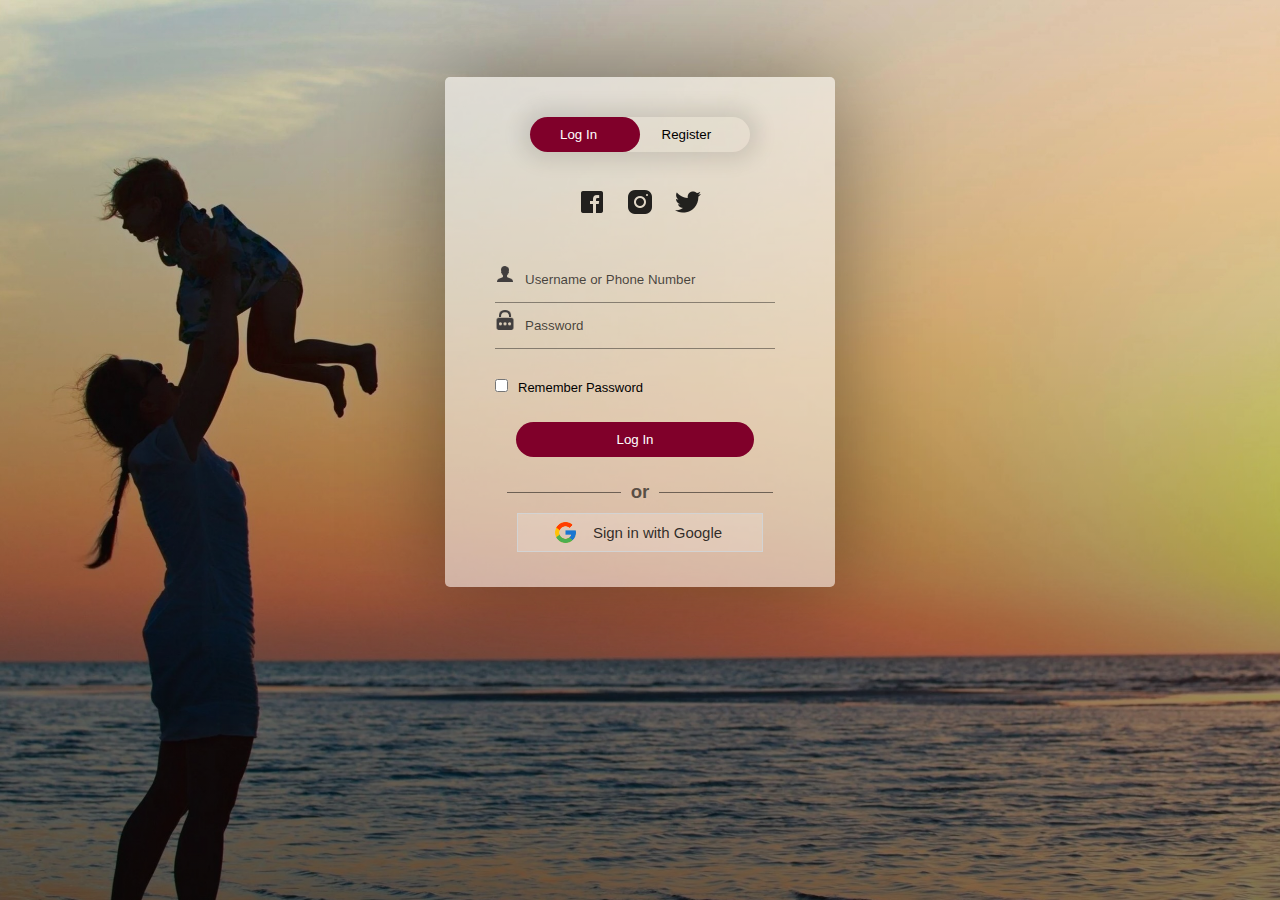
<file: login.html>
<!DOCTYPE html>
<html>
<head>
	<link rel="shortcut icon" type="png" href="assets/img/Logo.png">
	<title>Login SignUp</title>
	<link rel="stylesheet" type="text/css" href="assets/css/loginStyle.css">
	<script src="https://ajax.googleapis.com/ajax/libs/jquery/3.4.1/jquery.min.js"></script>

  <!-- It will redirect to the Home Page after submitting the form -->
  <script>
  $(document).ready(function(){
    $("form").submit(function(){
      alert("Great Job !");
    });
  });
  </script>
</head>
<body>
		<div class="form-box">
			<div class="button-box">
				<div id="btn"></div>
				<button type="button" class="toggle-btn" id="log" onclick="login()" style="color: #fff;">Log In</button>
				<button type="button" class="toggle-btn" id="reg" onclick="register()">Register</button>
			</div>
			<div class="social-icons">
				<a href="https://www.facebook.com/ash.kun.14473"><img src="assets/img/icons/fb2.png"></a>
				<a href="https://www.instagram.com/milotic_ash/"><img src="assets/img/icons/insta2.png"></a>
				<a href="https://twitter.com/AshDas19"><img src="assets/img/icons/tt2.png"></a>
			</div>
			
			<!-- Login Form -->
			<form id="login" class="input-group" action="index.html">
				<div class="inp">
					<img src="assets/img/icons/user.png"><input type="text" id="email" class="input-field" placeholder="Username or Phone Number" style="width: 88%; border:none;" required="required">
				</div>
				<div class="inp">
					<img src="assets/img/icons/password.png"><input type="password" id="password" class="input-field" placeholder="Password" style="width: 88%; border: none;" required="required">
				</div>
				<input type="checkbox" class="check-box">Remember Password
				<button type="submit" class="submit-btn">Log In</button>
			</form>


			<div class="other" id="other">
				<div class="instead">
					<h3>or</h3>
				</div>
				<button class="connect" onclick="google()">
					<img src="assets/img/icons/google.png"><span>Sign in with Google</span>
				</button>
			</div>
			
			<!-- Registration Form -->
			<form id="register" class="input-group">
				<input type="text" class="input-field" placeholder="Full Name" required="required">
				<input type="email" class="input-field" placeholder="Email Address" required="required">
				<input type="password" class="input-field" placeholder="Create Password" name="psame" required="required">
				<input type="password" class="input-field" placeholder="Confirm Password" name="psame" required="required">
				<input type="checkbox" class="check-box" id="chkAgree" onclick="goFurther()">I agree to the Terms & Conditions
				<button type="submit" id="btnSubmit" class="submit-btn reg-btn">Register</button>
			</form>
		</div>
		<script type="text/javascript" src="assets/js/script.js"></script>
</body>
</html>
</file>
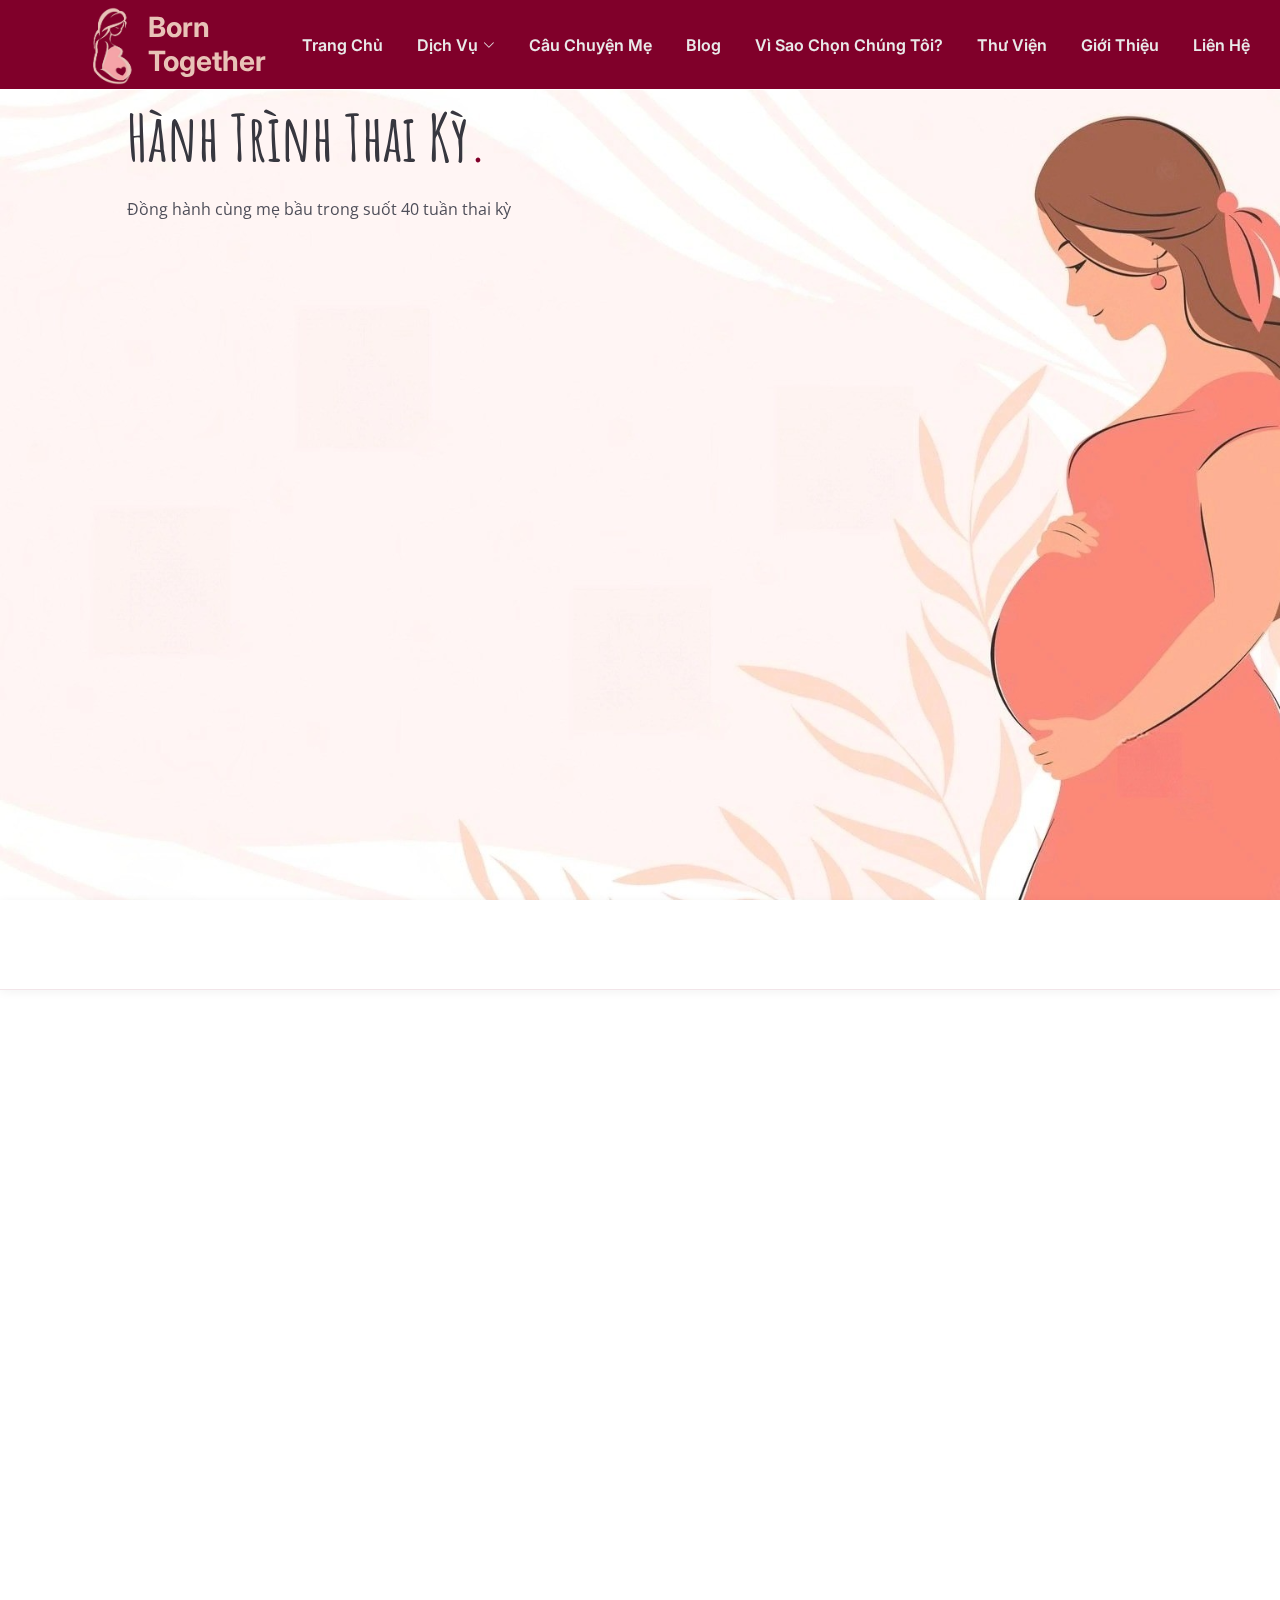
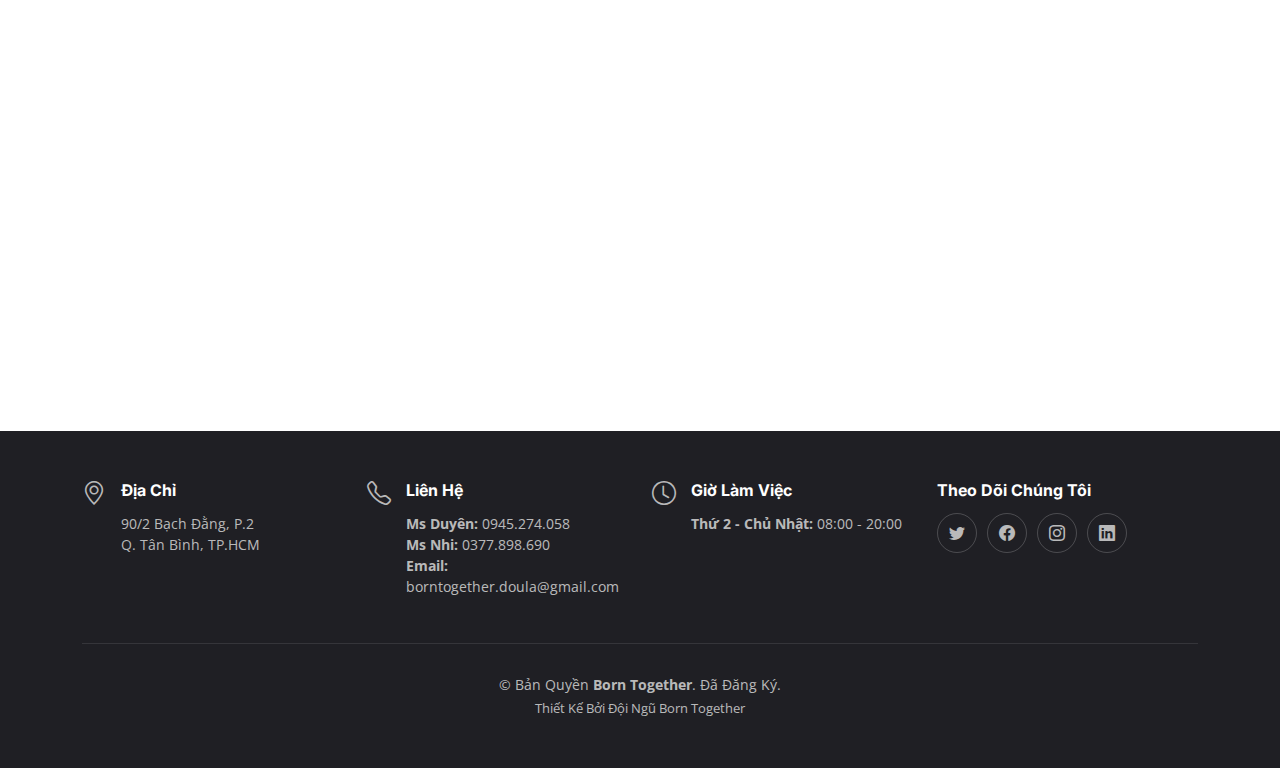
<file: PregnancyStages.html>
<!DOCTYPE html>
<html lang="vi">

<head>
  <meta charset="utf-8">
  <meta content="width=device-width, initial-scale=1.0" name="viewport">

  <title>Hành Trình Thai Kỳ - Born Together</title>
  <meta content="" name="description">
  <meta content="" name="keywords">

  <!-- Favicons -->
  <link href="assets/img/Logo.png" rel="icon">
  <link href="assets/img/apple-touch-icon.png" rel="apple-touch-icon">

  <!-- Google Fonts -->
  <link rel="preconnect" href="https://fonts.googleapis.com">
  <link rel="preconnect" href="https://fonts.gstatic.com" crossorigin>
  <link href="https://fonts.googleapis.com/css2?family=Open+Sans:ital,wght@0,300;0,400;0,500;0,600;0,700;1,300;1,400;1,600;1,700&family=Amatic+SC:ital,wght@0,300;0,400;0,500;0,600;0,700;1,300;1,400;1,500;1,600;1,700&family=Inter:ital,wght@0,300;0,400;0,500;0,600;0,700;1,300;1,400;1,500;1,600;1,700&display=swap" rel="stylesheet">

  <!-- Vendor CSS Files -->
  <link href="assets/vendor/bootstrap/css/bootstrap.min.css" rel="stylesheet">
  <link href="assets/vendor/bootstrap-icons/bootstrap-icons.css" rel="stylesheet">
  <link href="assets/vendor/aos/aos.css" rel="stylesheet">
  <link href="assets/vendor/glightbox/css/glightbox.min.css" rel="stylesheet">
  <link href="assets/vendor/swiper/swiper-bundle.min.css" rel="stylesheet">

  <!-- Font Awesome -->
  <link rel="stylesheet" href="https://cdnjs.cloudflare.com/ajax/libs/font-awesome/6.2.0/css/all.min.css">

  <!-- Template Main CSS File -->
  <link href="assets/css/main.css" rel="stylesheet">

</head>

<body>

  <!-- ======= Header ======= -->
  <header id="header" class="header fixed-top d-flex align-items-center">
    <div class="container d-flex align-items-center justify-content-between">
      <a href="index.html" class="logo d-flex align-items-center me-auto me-lg-0">
        <!-- Uncomment the line below if you also wish to use an image logo -->
        <div>
          <img src="assets/img/Logo.png" alt="" style="height: 100%;">
        </div>
        <h1>Born Together<span>.</span></h1>
      </a>

      <nav id="navbar" class="navbar">
        <ul>
          <li><a href="index.html">Trang Chủ</a></li>
          <li class="dropdown"><a href="#"><span>Dịch Vụ</span> <i class="bi bi-chevron-down dropdown-indicator"></i></a>
            <ul>
              <li><a href="#">Hỗ Trợ Thai Kỳ</a></li>
              <li><a href="#">Chăm Sóc Sinh Nở</a></li>
              <li><a href="#">Chăm Sóc Hậu Sản</a></li>
            </ul>
          </li>
          <li><a href="#stories">Câu Chuyện Mẹ</a></li>
          <li><a href="#blogs">Blog</a></li>
          <li><a href="#stats-counter">Vì Sao Chọn Chúng Tôi?</a></li>
          <li><a href="#gallery">Thư Viện</a></li>
          <li><a href="about.html">Giới Thiệu</a></li>
          <li><a href="#contact">Liên Hệ</a></li>
          
        </ul>
      </nav><!-- .navbar -->

      <a class="btn-book-a-table" id="login" href="login.html">LogIn</a>
      <i class="mobile-nav-toggle mobile-nav-show bi bi-list"></i>
      <i class="mobile-nav-toggle mobile-nav-hide d-none bi bi-x"></i>

    </div>
  </header>
  <!-- End Header -->

  <!-- ======= Hero Section ======= -->
  <section class="hero">
    <div class="container">
      <div class="row align-items-center">
        <div class="col-lg-6" id="hero-text">
          <h2 data-aos="fade-up">Hành Trình Thai Kỳ<span>.</span></h2>
          <p data-aos="fade-up" data-aos-delay="100">Đồng hành cùng mẹ bầu trong suốt 40 tuần thai kỳ</p>
        </div>
      </div>
    </div>
  </section>

  <main id="main">

    <!-- ======= Week Navigation ======= -->
    <section class="week-navigation">
      <div class="container">
        <div class="wrapper" data-aos="fade-up">
          <div class="week"><i id="left" class="bi bi-chevron-left"></i></div>
          <ul class="tabs-box">
            <a href="week1.html"><li class="tab">Tuần 1</li></a>
            <a href="week2.html"><li class="tab">Tuần 2</li></a>
            <a href="week3.html"><li class="tab">Tuần 3</li></a>
            <a href="week4.html"><li class="tab">Tuần 4</li></a>
            <a href="week5.html"><li class="tab">Tuần 5</li></a>
            <a href="week6.html"><li class="tab">Tuần 6</li></a>
            <a href="week7.html"><li class="tab">Tuần 7</li></a>
            <a href="week8.html"><li class="tab">Tuần 8</li></a>
            <a href="week9.html"><li class="tab">Tuần 9</li></a>
            <a href="week10.html"><li class="tab">Tuần 10</li></a>
            <a href="week11.html"><li class="tab">Tuần 11</li></a>
            <a href="week12.html"><li class="tab">Tuần 12</li></a>
            <a href="week13.html"><li class="tab">Tuần 13</li></a>
            <a href="week14.html"><li class="tab">Tuần 14</li></a>
            <a href="week15.html"><li class="tab">Tuần 15</li></a>
            <a href="week16.html"><li class="tab">Tuần 16</li></a>
            <a href="week17.html"><li class="tab">Tuần 17</li></a>
            <a href="week18.html"><li class="tab">Tuần 18</li></a>
            <a href="week19.html"><li class="tab">Tuần 19</li></a>
            <a href="week20.html"><li class="tab">Tuần 20</li></a>
            <a href="week21.html"><li class="tab">Tuần 21</li></a>
            <a href="week22.html"><li class="tab">Tuần 22</li></a>
            <a href="week23.html"><li class="tab">Tuần 23</li></a>
            <a href="week24.html"><li class="tab">Tuần 24</li></a>
            <a href="week25.html"><li class="tab">Tuần 25</li></a>
            <a href="week26.html"><li class="tab">Tuần 26</li></a>
            <a href="week27.html"><li class="tab">Tuần 27</li></a>
            <a href="week28.html"><li class="tab">Tuần 28</li></a>
            <a href="week29.html"><li class="tab">Tuần 29</li></a>
            <a href="week30.html"><li class="tab">Tuần 30</li></a>
            <a href="week31.html"><li class="tab">Tuần 31</li></a>
            <a href="week32.html"><li class="tab">Tuần 32</li></a>
            <a href="week33.html"><li class="tab">Tuần 33</li></a>
            <a href="week34.html"><li class="tab">Tuần 34</li></a>
            <a href="week35.html"><li class="tab">Tuần 35</li></a>
            <a href="week36.html"><li class="tab">Tuần 36</li></a>
          </ul>
          <div class="week"><i id="right" class="bi bi-chevron-right"></i></div>
        </div>
      </div>
    </section>

    <section class="sample-page">
      <div class="container" data-aos="fade-up">
        <div class="row gy-4">
          <div class="col-lg-12">
            <div class="content">
              <h2 class="text-center mb-4">🌸 Hành Trình Làm Mẹ – 36 Tuần Yêu Thương</h2>
              
              <blockquote class="text-center mb-5">
                <p class="fst-italic">"Có một tình yêu không bắt đầu từ cái nhìn đầu tiên, mà từ một tia hy vọng nhỏ bé – từ chính khoảnh khắc người phụ nữ biết mình có thể trở thành mẹ."</p>
              </blockquote>

              <div class="intro-section mb-5">
                <p class="lead"><strong>Bạn đang đứng trước một hành trình kỳ diệu: Làm mẹ.</strong></p>
                <p>36 tuần mang thai không chỉ là những thay đổi về thể chất, mà còn là từng ngày, từng phút giây mà trái tim, cơ thể và tâm hồn người mẹ chuyển mình. Mỗi tuần là một câu chuyện – có thể rất riêng, nhưng cũng rất chung – với hàng triệu người phụ nữ khác trên thế giới.</p>
              </div>

              <div class="features-section mb-5">
                <h3 class="mb-4">Bộ câu chuyện "36 Tuần Làm Mẹ"</h3>
                <p>Là sự kết hợp giữa ngôn ngữ cảm xúc và kiến thức khoa học, được chia đều theo từng tuần trong thai kỳ. Mỗi chương bao gồm:</p>
                
                <div class="row mt-4">
                  <div class="col-md-6 mb-4">
                    <div class="feature-item">
                      <i class="bi bi-clipboard-data"></i>
                      <h4>Giải thích khoa học ngắn gọn</h4>
                      <p>Về sự thay đổi của cơ thể mẹ và sự phát triển của thai nhi trong tuần đó.</p>
                    </div>
                  </div>
                  
                  <div class="col-md-6 mb-4">
                    <div class="feature-item">
                      <i class="bi bi-heart"></i>
                      <h4>Tâm lý – cảm xúc chân thực</h4>
                      <p>Mà một người phụ nữ mang thai có thể trải qua.</p>
                    </div>
                  </div>
                  
                  <div class="col-md-6 mb-4">
                    <div class="feature-item">
                      <i class="bi bi-book"></i>
                      <h4>Một đoạn chuyện ngắn đầy cảm xúc</h4>
                      <p>Mô tả hành trình bên trong của người mẹ với chiều sâu tinh tế.</p>
                    </div>
                  </div>
                  
                  <div class="col-md-6 mb-4">
                    <div class="feature-item">
                      <i class="bi bi-lightbulb"></i>
                      <h4>Lời khuyên chuyên môn</h4>
                      <p>Nhẹ nhàng nhưng thiết thực, giúp mẹ vững vàng hơn từng bước.</p>
                    </div>
                  </div>
                </div>
              </div>

              <div class="journey-section mb-5">
                <h3 class="mb-4">Đây không chỉ là một tài liệu hướng dẫn.</h3>
                <p>Đây là <strong>một cuốn nhật ký cảm xúc</strong>, là nơi bạn có thể dừng lại mỗi tuần, thở sâu, lắng nghe chính mình, và mỉm cười với điều thiêng liêng đang lớn lên trong bạn.</p>
                <p>Dù bạn là một người mẹ lần đầu tiên mang thai, hay đã từng trải qua hành trình này – thì 36 tuần ấy luôn là <strong>duy nhất và không thể lặp lại</strong>. Hãy để từng trang viết này đồng hành cùng bạn, như một người bạn thân thiết, hiểu bạn, không phán xét – chỉ yêu thương và nhắc bạn rằng: <strong>Bạn đang làm rất tốt.</strong></p>
              </div>
            </div>
          </div>
        </div>
      </div>
    </section>

  </main>
  <!-- End #main -->


  
  <!-- ======= Footer ======= -->
  <footer id="footer" class="footer">

    

    <div class="container">
      <div class="row gy-3">
        <div class="col-lg-3 col-md-6 d-flex">
          <i class="bi bi-geo-alt icon"></i>
          <div>
            <h4>Địa Chỉ</h4>
            <p>
              90/2 Bạch Đằng, P.2<br>
              Q. Tân Bình, TP.HCM<br>
            </p>
          </div>

        </div>

        <div class="col-lg-3 col-md-6 footer-links d-flex">
          <i class="bi bi-telephone icon"></i>
          <div>
            <h4>Liên Hệ</h4>
            <p>
              <strong>Ms Duyên:</strong> 0945.274.058<br>
              <strong>Ms Nhi:</strong> 0377.898.690<br>
              <strong>Email:</strong> borntogether.doula@gmail.com<br>
            </p>
          </div>
        </div>

        <div class="col-lg-3 col-md-6 footer-links d-flex">
          <i class="bi bi-clock icon"></i>
          <div>
            <h4>Giờ Làm Việc</h4>
            <p>
              <strong>Thứ 2 - Chủ Nhật:</strong> 08:00 - 20:00<br>
            </p>
          </div>
        </div>

        <div class="col-lg-3 col-md-6 footer-links">
          <h4>Theo Dõi Chúng Tôi</h4>
          <div class="social-links d-flex">
            <a href="#" class="twitter"><i class="bi bi-twitter"></i></a>
            <a href="#" class="facebook"><i class="bi bi-facebook"></i></a>
            <a href="#" class="instagram"><i class="bi bi-instagram"></i></a>
            <a href="#" class="linkedin"><i class="bi bi-linkedin"></i></a>
          </div>
        </div>

      </div>
    </div>

    <div class="container">
      <div class="copyright">
        &copy; Bản Quyền <strong><span>Born Together</span></strong>. Đã Đăng Ký.
      </div>
      <div class="credits">
        Thiết Kế Bởi Đội Ngũ Born Together
      </div>
    </div>

  </footer>
  <!-- End Footer -->

  <a href="#" class="scroll-top d-flex align-items-center justify-content-center"><i class="bi bi-arrow-up-short"></i></a>

  <div id="preloader"></div>

  <!-- Vendor JS Files -->
  <script src="assets/vendor/bootstrap/js/bootstrap.bundle.min.js"></script>
  <script src="assets/vendor/aos/aos.js"></script>
  <script src="assets/vendor/glightbox/js/glightbox.min.js"></script>
  <script src="assets/vendor/purecounter/purecounter_vanilla.js"></script>
  <script src="assets/vendor/swiper/swiper-bundle.min.js"></script>
  <script src="assets/vendor/php-email-form/validate.js"></script>

  <!-- Template Main JS File -->
  <script src="assets/js/main.js"></script>

  <!-- Week Navigation JS -->
  <script>
    const wrapper = document.querySelector(".wrapper");
    const tabsBox = document.querySelector(".tabs-box");
    const arrowIcons = document.querySelectorAll(".week i");
    let isDragging = false;

    const handleIcons = () => {
      let scrollVal = Math.round(tabsBox.scrollLeft);
      let maxScrollableWidth = tabsBox.scrollWidth - tabsBox.clientWidth;
      arrowIcons[0].parentElement.style.display = scrollVal > 0 ? "flex" : "none";
      arrowIcons[1].parentElement.style.display = maxScrollableWidth > scrollVal ? "flex" : "none";
    }

    arrowIcons.forEach(icon => {
      icon.addEventListener("click", () => {
        tabsBox.scrollLeft += icon.id === "left" ? -350 : 350;
        setTimeout(() => handleIcons(), 50);
      });
    });

    tabsBox.addEventListener("mousedown", () => isDragging = true);
    tabsBox.addEventListener("mousemove", (e) => {
      if(!isDragging) return;
      tabsBox.classList.add("dragging");
      tabsBox.scrollLeft -= e.movementX;
      handleIcons();
    });

    document.addEventListener("mouseup", () => {
      isDragging = false;
      tabsBox.classList.remove("dragging");
    });
  </script>

</body>

</html>
</file>
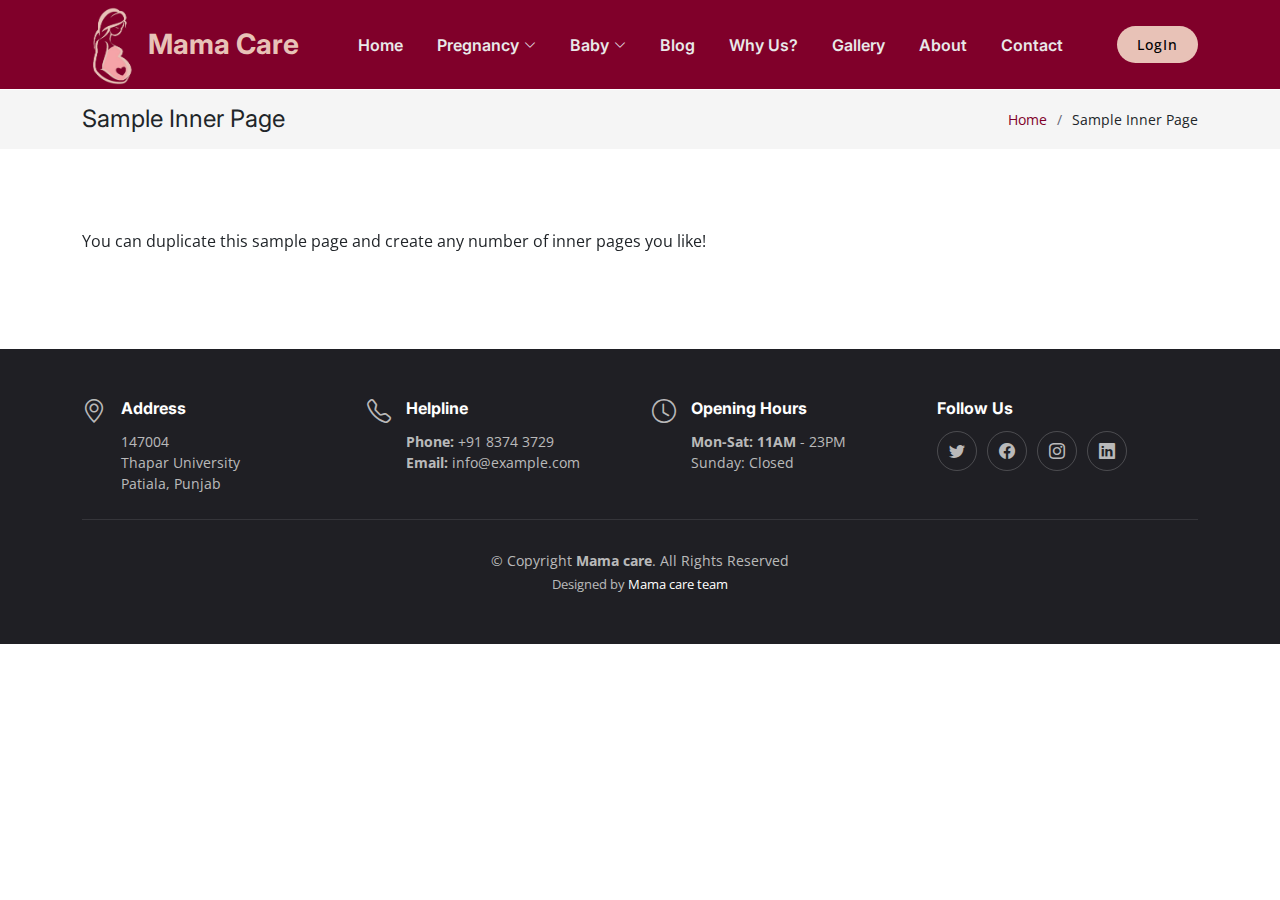
<file: sample-inner-page copy.html>
<!DOCTYPE html>
<html lang="en">

<head>
  <meta charset="utf-8">
  <meta content="width=device-width, initial-scale=1.0" name="viewport">

  <title>Mama Care</title>
  <meta content="" name="description">
  <meta content="" name="keywords">

  <!-- Favicons -->
  <link href="assets/img/Logo.png" rel="icon">
  <link href="assets/img/apple-touch-icon.png" rel="apple-touch-icon">

  <!-- Google Fonts -->
  <link rel="preconnect" href="https://fonts.googleapis.com">
  <link rel="preconnect" href="https://fonts.gstatic.com" crossorigin>
  <link href="https://fonts.googleapis.com/css2?family=Open+Sans:ital,wght@0,300;0,400;0,500;0,600;0,700;1,300;1,400;1,600;1,700&family=Amatic+SC:ital,wght@0,300;0,400;0,500;0,600;0,700;1,300;1,400;1,500;1,600;1,700&family=Inter:ital,wght@0,300;0,400;0,500;0,600;0,700;1,300;1,400;1,500;1,600;1,700&display=swap" rel="stylesheet">

  <!-- Vendor CSS Files -->
  <link href="assets/vendor/bootstrap/css/bootstrap.min.css" rel="stylesheet">
  <link href="assets/vendor/bootstrap-icons/bootstrap-icons.css" rel="stylesheet">
  <link href="assets/vendor/aos/aos.css" rel="stylesheet">
  <link href="assets/vendor/glightbox/css/glightbox.min.css" rel="stylesheet">
  <link href="assets/vendor/swiper/swiper-bundle.min.css" rel="stylesheet">

  <!-- Template Main CSS File -->
  <link href="assets/css/main.css" rel="stylesheet">

</head>

<body>

  <!-- ======= Header ======= -->
  <header id="header" class="header fixed-top d-flex align-items-center">
    <div class="container d-flex align-items-center justify-content-between">
      <a href="index.html" class="logo d-flex align-items-center me-auto me-lg-0">
        <!-- Uncomment the line below if you also wish to use an image logo -->
        <div>
          <img src="assets/img/Logo.png" alt="" style="height: 100%;">
        </div>
        <h1>Mama Care<span>.</span></h1>
      </a>

      <nav id="navbar" class="navbar">
        <ul>
          <li><a href="#hero">Home</a></li>
          <li class="dropdown"><a href="#"><span>Pregnancy</span> <i class="bi bi-chevron-down dropdown-indicator"></i></a>
            <ul>
              <li><a href="#">Drop Down 1</a></li>
              <li class="dropdown"><a href="#"><span>Deep Drop Down</span> <i class="bi bi-chevron-down dropdown-indicator"></i></a>
                <ul>
                  <li><a href="#">Deep Drop Down 1</a></li>
                  <li><a href="#">Deep Drop Down 2</a></li>
                  <li><a href="#">Deep Drop Down 3</a></li>
                  <li><a href="#">Deep Drop Down 4</a></li>
                  <li><a href="#">Deep Drop Down 5</a></li>
                </ul>
              </li>
              <li><a href="#">Drop Down 2</a></li>
              <li><a href="#">Drop Down 3</a></li>
              <li><a href="#">Fashion for Moms</a></li>
            </ul>
          </li>
          <li class="dropdown"><a href="#"><span>Baby</span> <i class="bi bi-chevron-down dropdown-indicator"></i></a>
            <ul>
              <li><a href="#">Drop Down 1</a></li>
              <li class="dropdown"><a href="#"><span>Deep Drop Down</span> <i class="bi bi-chevron-down dropdown-indicator"></i></a>
                <ul>
                  <li><a href="#">Deep Drop Down 1</a></li>
                  <li><a href="#">Deep Drop Down 2</a></li>
                  <li><a href="#">Deep Drop Down 3</a></li>
                  <li><a href="#">Deep Drop Down 4</a></li>
                  <li><a href="#">Deep Drop Down 5</a></li>
                </ul>
              </li>
              <li><a href="#">Drop Down 2</a></li>
              <li><a href="#">Drop Down 3</a></li>
              <li><a href="#">Drop Down 4</a></li>
            </ul>
          </li>
          <li><a href="#blogs">Blog</a></li>
          <li><a href="#stats-counter">Why Us?</a></li>
          <li><a href="#gallery">Gallery</a></li>
          <li><a href="about.html">About</a></li>
          <li><a href="#contact">Contact</a></li>
          
        </ul>
      </nav><!-- .navbar -->

      <a class="btn-book-a-table" id="login" href="login.html">LogIn</a>
      <i class="mobile-nav-toggle mobile-nav-show bi bi-list"></i>
      <i class="mobile-nav-toggle mobile-nav-hide d-none bi bi-x"></i>

    </div>
  </header>
  <!-- End Header -->



  <main id="main">

    <!-- ======= Breadcrumbs ======= -->
    <div class="breadcrumbs">
      <div class="container">

        <div class="d-flex justify-content-between align-items-center">
          <h2>Sample Inner Page</h2>
          <ol>
            <li><a href="index.html">Home</a></li>
            <li>Sample Inner Page</li>
          </ol>
        </div>

      </div>
    </div><!-- End Breadcrumbs -->

    <section class="sample-page">
      <div class="container" data-aos="fade-up">

        <p>
          You can duplicate this sample page and create any number of inner pages you like!
        </p>

      </div>
    </section>

  </main>
  <!-- End #main -->


  
  <!-- ======= Footer ======= -->
  <footer id="footer" class="footer">

    

    <div class="container">
      <div class="row gy-3">
        <div class="col-lg-3 col-md-6 d-flex">
          <i class="bi bi-geo-alt icon"></i>
          <div>
            <h4>Address</h4>
            <p>
              147004 <br>
              Thapar University<br>
              Patiala, Punjab<br>
            </p>
          </div>

        </div>

        <div class="col-lg-3 col-md-6 footer-links d-flex">
          <i class="bi bi-telephone icon"></i>
          <div>
            <h4>Helpline</h4>
            <p>
              <strong>Phone:</strong> +91 8374 3729<br>
              <strong>Email:</strong> info@example.com<br>
            </p>
          </div>
        </div>

        <div class="col-lg-3 col-md-6 footer-links d-flex">
          <i class="bi bi-clock icon"></i>
          <div>
            <h4>Opening Hours</h4>
            <p>
              <strong>Mon-Sat: 11AM</strong> - 23PM<br>
              Sunday: Closed
            </p>
          </div>
        </div>

        <div class="col-lg-3 col-md-6 footer-links">
          <h4>Follow Us</h4>
          <div class="social-links d-flex">
            <a href="#" class="twitter"><i class="bi bi-twitter"></i></a>
            <a href="#" class="facebook"><i class="bi bi-facebook"></i></a>
            <a href="#" class="instagram"><i class="bi bi-instagram"></i></a>
            <a href="#" class="linkedin"><i class="bi bi-linkedin"></i></a>
          </div>
        </div>

      </div>
    </div>

    <div class="container">
      <div class="copyright">
        &copy; Copyright <strong><span>Mama care</span></strong>. All Rights Reserved
      </div>
      <div class="credits">
        Designed by <a href="">Mama care team</a>
      </div>
    </div>

  </footer>
  <!-- End Footer -->

  <a href="#" class="scroll-top d-flex align-items-center justify-content-center"><i class="bi bi-arrow-up-short"></i></a>

  <div id="preloader"></div>

  <!-- Vendor JS Files -->
  <script src="assets/vendor/bootstrap/js/bootstrap.bundle.min.js"></script>
  <script src="assets/vendor/aos/aos.js"></script>
  <script src="assets/vendor/glightbox/js/glightbox.min.js"></script>
  <script src="assets/vendor/purecounter/purecounter_vanilla.js"></script>
  <script src="assets/vendor/swiper/swiper-bundle.min.js"></script>
  <script src="assets/vendor/php-email-form/validate.js"></script>

  <!-- Template Main JS File -->
  <script src="assets/js/main.js"></script>

</body>

</html>
</file>
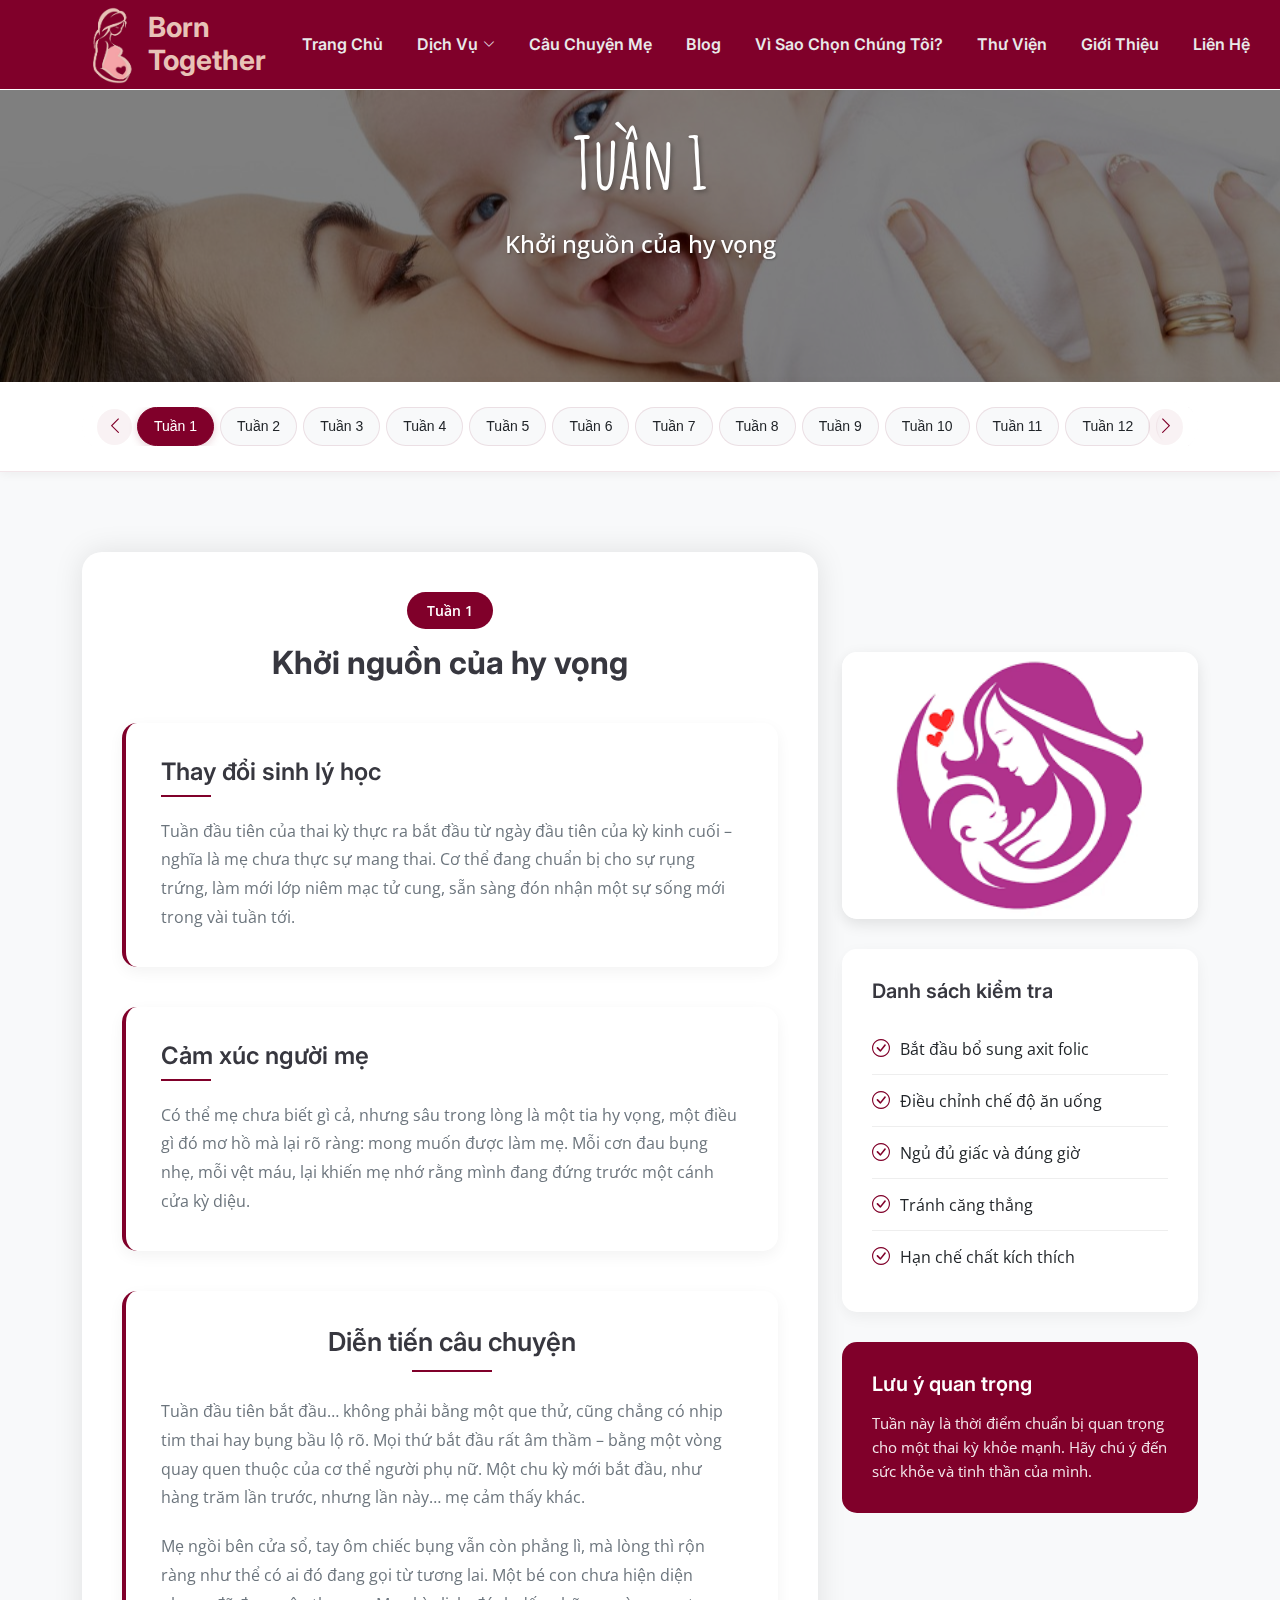
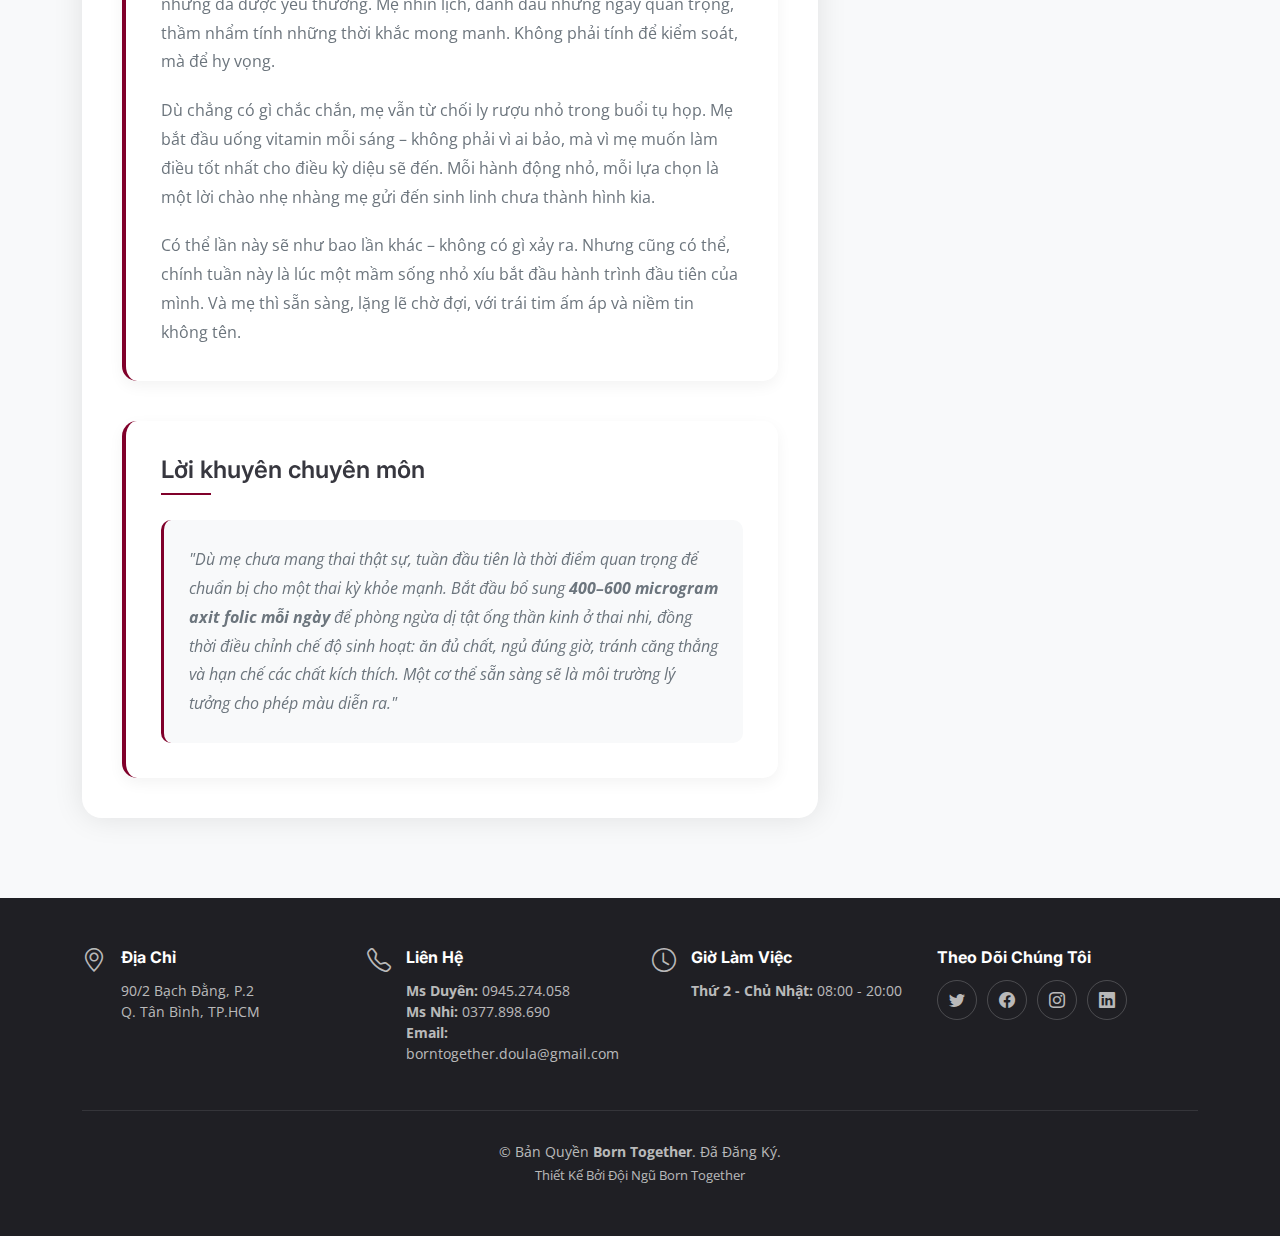
<file: week1.html>
<!DOCTYPE html>
<html lang="vi">

<head>
  <meta charset="utf-8">
  <meta content="width=device-width, initial-scale=1.0" name="viewport">

  <title>Tuần 1 - Born Together</title>
  <meta content="" name="description">
  <meta content="" name="keywords">

  <!-- Favicons -->
  <link href="assets/img/Logo.png" rel="icon">
  <link href="assets/img/apple-touch-icon.png" rel="apple-touch-icon">

  <!-- Google Fonts -->
  <link rel="preconnect" href="https://fonts.googleapis.com">
  <link rel="preconnect" href="https://fonts.gstatic.com" crossorigin>
  <link href="https://fonts.googleapis.com/css2?family=Open+Sans:ital,wght@0,300;0,400;0,500;0,600;0,700;1,300;1,400;1,600;1,700&family=Amatic+SC:ital,wght@0,300;0,400;0,500;0,600;0,700;1,300;1,400;1,500;1,600;1,700&family=Inter:ital,wght@0,300;0,400;0,500;0,600;0,700;1,300;1,400;1,500;1,600;1,700&display=swap" rel="stylesheet">

  <!-- Vendor CSS Files -->
  <link href="assets/vendor/bootstrap/css/bootstrap.min.css" rel="stylesheet">
  <link href="assets/vendor/bootstrap-icons/bootstrap-icons.css" rel="stylesheet">
  <link href="assets/vendor/aos/aos.css" rel="stylesheet">
  <link href="assets/vendor/glightbox/css/glightbox.min.css" rel="stylesheet">
  <link href="assets/vendor/swiper/swiper-bundle.min.css" rel="stylesheet">

  <!-- Template Main CSS File -->
  <link href="assets/css/main.css" rel="stylesheet">
</head>

<body>
  <!-- ======= Header ======= -->
  <header id="header" class="header fixed-top d-flex align-items-center">
    <div class="container d-flex align-items-center justify-content-between">
      <a href="index.html" class="logo d-flex align-items-center me-auto me-lg-0">
        <img src="assets/img/Logo.png" alt="">
        <h1>Born Together<span>.</span></h1>
      </a>

      <nav id="navbar" class="navbar">
        <ul>
          <li><a href="index.html">Trang Chủ</a></li>
          <li class="dropdown"><a href="#"><span>Dịch Vụ</span> <i class="bi bi-chevron-down dropdown-indicator"></i></a>
            <ul>
              <li><a href="#">Hỗ Trợ Thai Kỳ</a></li>
              <li><a href="#">Chăm Sóc Sinh Nở</a></li>
              <li><a href="#">Chăm Sóc Hậu Sản</a></li>
            </ul>
          </li>
          <li><a href="PregnancyStages.html">Câu Chuyện Mẹ</a></li>
          <li><a href="#blogs">Blog</a></li>
          <li><a href="#stats-counter">Vì Sao Chọn Chúng Tôi?</a></li>
          <li><a href="#gallery">Thư Viện</a></li>
          <li><a href="about.html">Giới Thiệu</a></li>
          <li><a href="#contact">Liên Hệ</a></li>
        </ul>
      </nav>

      <i class="mobile-nav-toggle mobile-nav-show bi bi-list"></i>
      <i class="mobile-nav-toggle mobile-nav-hide d-none bi bi-x"></i>
    </div>
  </header>

  <main id="main">
    <!-- ======= Week 1 Hero Section ======= -->
    <section class="about-hero">
      <div class="container">
        <h2 data-aos="fade-up" class="hero-title">Tuần 1</h2>
        <p data-aos="fade-up" data-aos-delay="100">Khởi nguồn của hy vọng</p>
      </div>
    </section>

    <!-- ======= Week Navigation ======= -->
    <section class="week-navigation">
      <div class="container">
        <div class="wrapper" data-aos="fade-up">
          <div class="week"><i id="left" class="bi bi-chevron-left"></i></div>
          <ul class="tabs-box">
            <a href="week1.html"><li class="tab active">Tuần 1</li></a>
            <a href="week2.html"><li class="tab">Tuần 2</li></a>
            <a href="week3.html"><li class="tab">Tuần 3</li></a>
            <a href="week4.html"><li class="tab">Tuần 4</li></a>
            <a href="week5.html"><li class="tab">Tuần 5</li></a>
            <a href="week6.html"><li class="tab">Tuần 6</li></a>
            <a href="week7.html"><li class="tab">Tuần 7</li></a>
            <a href="week8.html"><li class="tab">Tuần 8</li></a>
            <a href="week9.html"><li class="tab">Tuần 9</li></a>
            <a href="week10.html"><li class="tab">Tuần 10</li></a>
            <a href="week11.html"><li class="tab">Tuần 11</li></a>
            <a href="week12.html"><li class="tab">Tuần 12</li></a>
            <a href="week13.html"><li class="tab">Tuần 13</li></a>
            <a href="week14.html"><li class="tab">Tuần 14</li></a>
            <a href="week15.html"><li class="tab">Tuần 15</li></a>
            <a href="week16.html"><li class="tab">Tuần 16</li></a>
            <a href="week17.html"><li class="tab">Tuần 17</li></a>
            <a href="week18.html"><li class="tab">Tuần 18</li></a>
            <a href="week19.html"><li class="tab">Tuần 19</li></a>
            <a href="week20.html"><li class="tab">Tuần 20</li></a>
            <a href="week21.html"><li class="tab">Tuần 21</li></a>
            <a href="week22.html"><li class="tab">Tuần 22</li></a>
            <a href="week23.html"><li class="tab">Tuần 23</li></a>
            <a href="week24.html"><li class="tab">Tuần 24</li></a>
            <a href="week25.html"><li class="tab">Tuần 25</li></a>
            <a href="week26.html"><li class="tab">Tuần 26</li></a>
            <a href="week27.html"><li class="tab">Tuần 27</li></a>
            <a href="week28.html"><li class="tab">Tuần 28</li></a>
            <a href="week29.html"><li class="tab">Tuần 29</li></a>
            <a href="week30.html"><li class="tab">Tuần 30</li></a>
            <a href="week31.html"><li class="tab">Tuần 31</li></a>
            <a href="week32.html"><li class="tab">Tuần 32</li></a>
            <a href="week33.html"><li class="tab">Tuần 33</li></a>
            <a href="week34.html"><li class="tab">Tuần 34</li></a>
            <a href="week35.html"><li class="tab">Tuần 35</li></a>
            <a href="week36.html"><li class="tab">Tuần 36</li></a>
          </ul>
          <div class="week"><i id="right" class="bi bi-chevron-right"></i></div>
        </div>
      </div>
    </section>

    <!-- ======= Week 1 Content Section ======= -->
    <section class="week-content">
      <div class="container" data-aos="fade-up">
        <div class="row gy-4">
          <div class="col-lg-8">
            <div class="content">
              <div class="week-header">
                <span class="week-badge">Tuần 1</span>
                <h3>Khởi nguồn của hy vọng</h3>
              </div>

              <div class="week-section">
                <h4>Thay đổi sinh lý học</h4>
                <p>
                  Tuần đầu tiên của thai kỳ thực ra bắt đầu từ ngày đầu tiên của kỳ kinh cuối – nghĩa là mẹ chưa thực sự mang thai. Cơ thể đang chuẩn bị cho sự rụng trứng, làm mới lớp niêm mạc tử cung, sẵn sàng đón nhận một sự sống mới trong vài tuần tới.
                </p>
              </div>

              <div class="week-section">
                <h4>Cảm xúc người mẹ</h4>
                <p>
                  Có thể mẹ chưa biết gì cả, nhưng sâu trong lòng là một tia hy vọng, một điều gì đó mơ hồ mà lại rõ ràng: mong muốn được làm mẹ. Mỗi cơn đau bụng nhẹ, mỗi vệt máu, lại khiến mẹ nhớ rằng mình đang đứng trước một cánh cửa kỳ diệu.
                </p>
              </div>

              <div class="week-story">
                <h4>Diễn tiến câu chuyện</h4>
                <div class="story-content">
                  <p>
                    Tuần đầu tiên bắt đầu… không phải bằng một que thử, cũng chẳng có nhịp tim thai hay bụng bầu lộ rõ. Mọi thứ bắt đầu rất âm thầm – bằng một vòng quay quen thuộc của cơ thể người phụ nữ. Một chu kỳ mới bắt đầu, như hàng trăm lần trước, nhưng lần này… mẹ cảm thấy khác.
                  </p>
                  <p>
                    Mẹ ngồi bên cửa sổ, tay ôm chiếc bụng vẫn còn phẳng lì, mà lòng thì rộn ràng như thể có ai đó đang gọi từ tương lai. Một bé con chưa hiện diện nhưng đã được yêu thương. Mẹ nhìn lịch, đánh dấu những ngày quan trọng, thầm nhẩm tính những thời khắc mong manh. Không phải tính để kiểm soát, mà để hy vọng.
                  </p>
                  <p>
                    Dù chẳng có gì chắc chắn, mẹ vẫn từ chối ly rượu nhỏ trong buổi tụ họp. Mẹ bắt đầu uống vitamin mỗi sáng – không phải vì ai bảo, mà vì mẹ muốn làm điều tốt nhất cho điều kỳ diệu sẽ đến. Mỗi hành động nhỏ, mỗi lựa chọn là một lời chào nhẹ nhàng mẹ gửi đến sinh linh chưa thành hình kia.
                  </p>
                  <p>
                    Có thể lần này sẽ như bao lần khác – không có gì xảy ra. Nhưng cũng có thể, chính tuần này là lúc một mầm sống nhỏ xíu bắt đầu hành trình đầu tiên của mình. Và mẹ thì sẵn sàng, lặng lẽ chờ đợi, với trái tim ấm áp và niềm tin không tên.
                  </p>
                </div>
              </div>

              <div class="week-tips">
                <div class="tips-header">
                  <h4>Lời khuyên chuyên môn</h4>
                </div>
                <div class="tips-content">
                  <blockquote>
                    "Dù mẹ chưa mang thai thật sự, tuần đầu tiên là thời điểm quan trọng để chuẩn bị cho một thai kỳ khỏe mạnh. Bắt đầu bổ sung <strong>400–600 microgram axit folic mỗi ngày</strong> để phòng ngừa dị tật ống thần kinh ở thai nhi, đồng thời điều chỉnh chế độ sinh hoạt: ăn đủ chất, ngủ đúng giờ, tránh căng thẳng và hạn chế các chất kích thích. Một cơ thể sẵn sàng sẽ là môi trường lý tưởng cho phép màu diễn ra."
                  </blockquote>
                </div>
              </div>
            </div>
          </div>

          <div class="col-lg-4">
            <div class="week-sidebar">
              <div class="week-image">
                <img src="assets/img/week1.png" class="img-fluid" alt="Tuần 1">
              </div>
              
              <div class="week-checklist">
                <h4>Danh sách kiểm tra</h4>
                <ul>
                  <li><i class="bi bi-check-circle"></i> Bắt đầu bổ sung axit folic</li>
                  <li><i class="bi bi-check-circle"></i> Điều chỉnh chế độ ăn uống</li>
                  <li><i class="bi bi-check-circle"></i> Ngủ đủ giấc và đúng giờ</li>
                  <li><i class="bi bi-check-circle"></i> Tránh căng thẳng</li>
                  <li><i class="bi bi-check-circle"></i> Hạn chế chất kích thích</li>
                </ul>
              </div>

              <div class="week-reminder">
                <h4>Lưu ý quan trọng</h4>
                <p>Tuần này là thời điểm chuẩn bị quan trọng cho một thai kỳ khỏe mạnh. Hãy chú ý đến sức khỏe và tinh thần của mình.</p>
              </div>
            </div>
          </div>
        </div>
      </div>
    </section>
  </main>

  <!-- ======= Footer ======= -->
  <footer id="footer" class="footer">
    <div class="container">
      <div class="row gy-3">
        <div class="col-lg-3 col-md-6 d-flex">
          <i class="bi bi-geo-alt icon"></i>
          <div>
            <h4>Địa Chỉ</h4>
            <p>
              90/2 Bạch Đằng, P.2<br>
              Q. Tân Bình, TP.HCM<br>
            </p>
          </div>
        </div>

        <div class="col-lg-3 col-md-6 footer-links d-flex">
          <i class="bi bi-telephone icon"></i>
          <div>
            <h4>Liên Hệ</h4>
            <p>
              <strong>Ms Duyên:</strong> 0945.274.058<br>
              <strong>Ms Nhi:</strong> 0377.898.690<br>
              <strong>Email:</strong> borntogether.doula@gmail.com<br>
            </p>
          </div>
        </div>

        <div class="col-lg-3 col-md-6 footer-links d-flex">
          <i class="bi bi-clock icon"></i>
          <div>
            <h4>Giờ Làm Việc</h4>
            <p>
              <strong>Thứ 2 - Chủ Nhật:</strong> 08:00 - 20:00<br>
            </p>
          </div>
        </div>

        <div class="col-lg-3 col-md-6 footer-links">
          <h4>Theo Dõi Chúng Tôi</h4>
          <div class="social-links d-flex">
            <a href="#" class="twitter"><i class="bi bi-twitter"></i></a>
            <a href="#" class="facebook"><i class="bi bi-facebook"></i></a>
            <a href="#" class="instagram"><i class="bi bi-instagram"></i></a>
            <a href="#" class="linkedin"><i class="bi bi-linkedin"></i></a>
          </div>
        </div>
      </div>
    </div>

    <div class="container">
      <div class="copyright">
        &copy; Bản Quyền <strong><span>Born Together</span></strong>. Đã Đăng Ký.
      </div>
      <div class="credits">
        Thiết Kế Bởi Đội Ngũ Born Together
      </div>
    </div>
  </footer>

  <a href="#" class="scroll-top d-flex align-items-center justify-content-center"><i class="bi bi-arrow-up-short"></i></a>

  <div id="preloader"></div>

  <!-- Vendor JS Files -->
  <script src="assets/vendor/bootstrap/js/bootstrap.bundle.min.js"></script>
  <script src="assets/vendor/aos/aos.js"></script>
  <script src="assets/vendor/glightbox/js/glightbox.min.js"></script>
  <script src="assets/vendor/purecounter/purecounter_vanilla.js"></script>
  <script src="assets/vendor/swiper/swiper-bundle.min.js"></script>
  <script src="assets/vendor/php-email-form/validate.js"></script>

  <!-- Template Main JS File -->
  <script src="assets/js/main.js"></script>

</body>

</html>
</file>
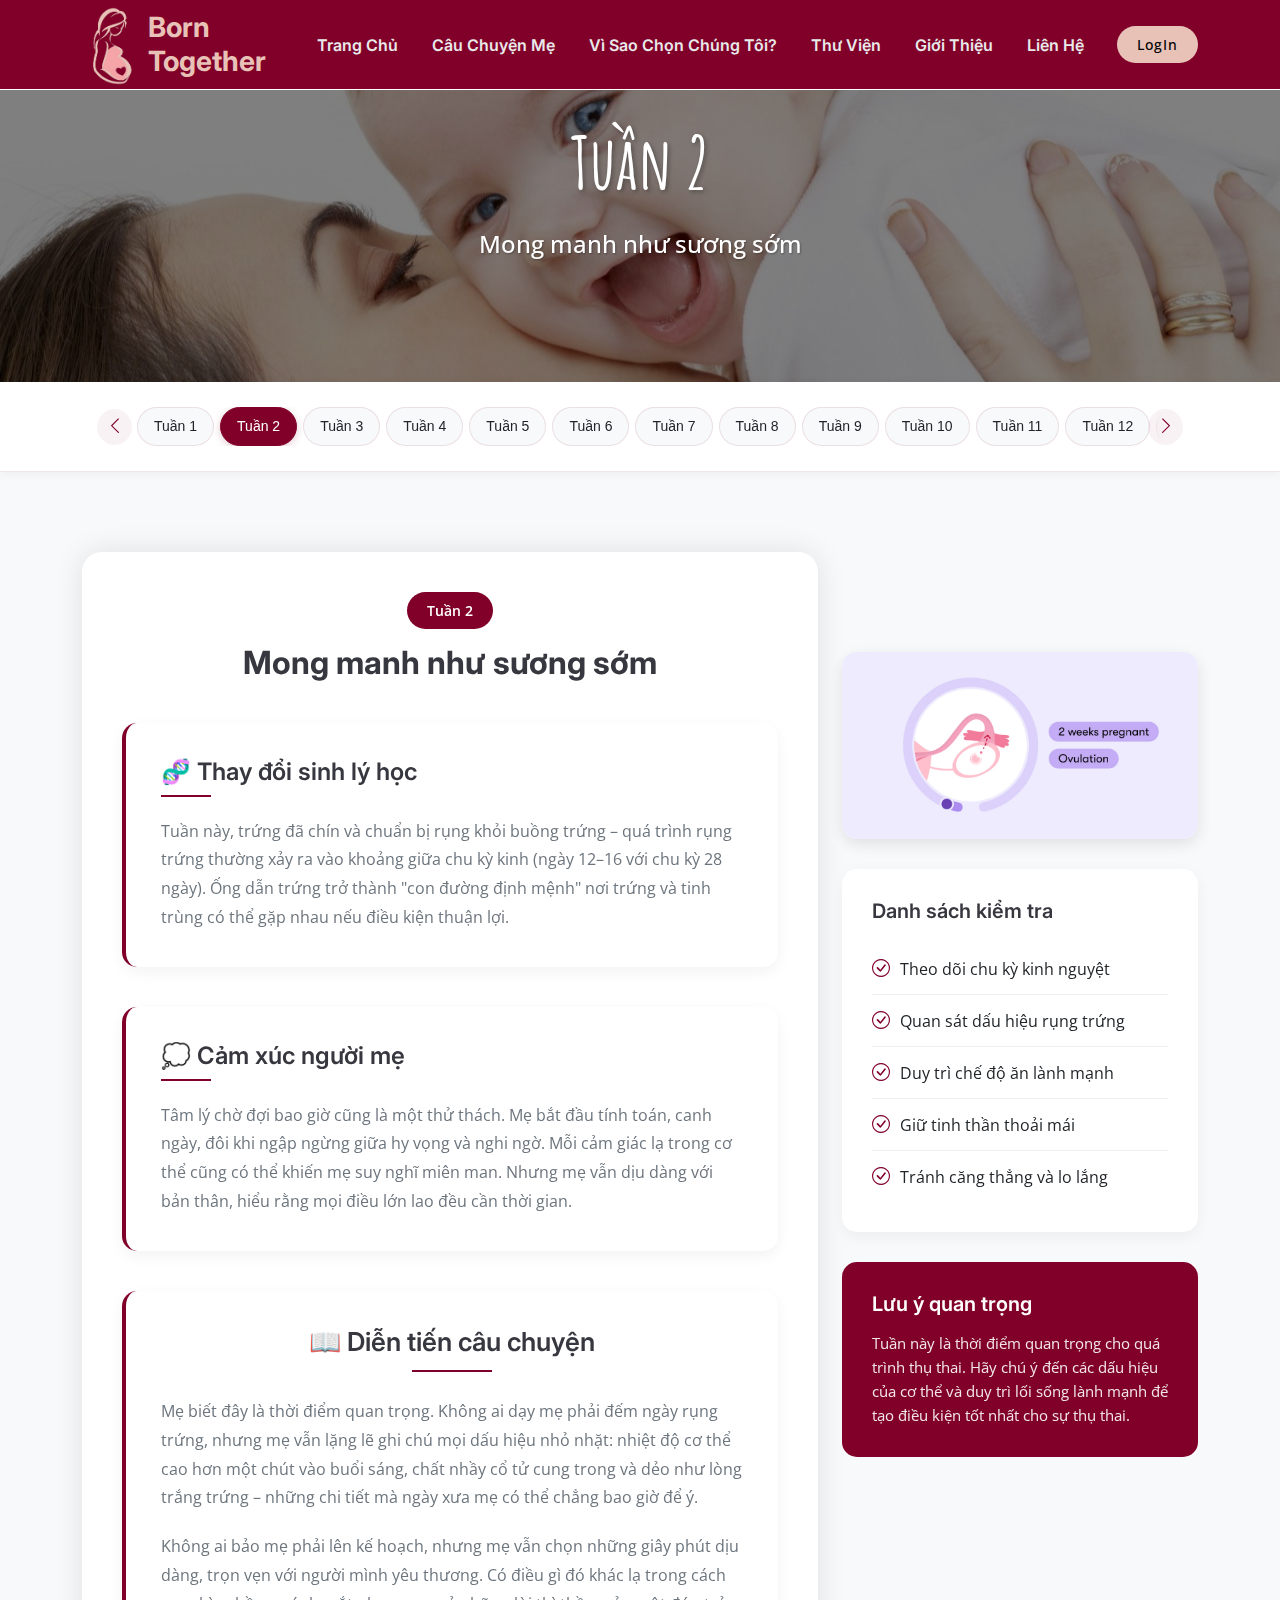
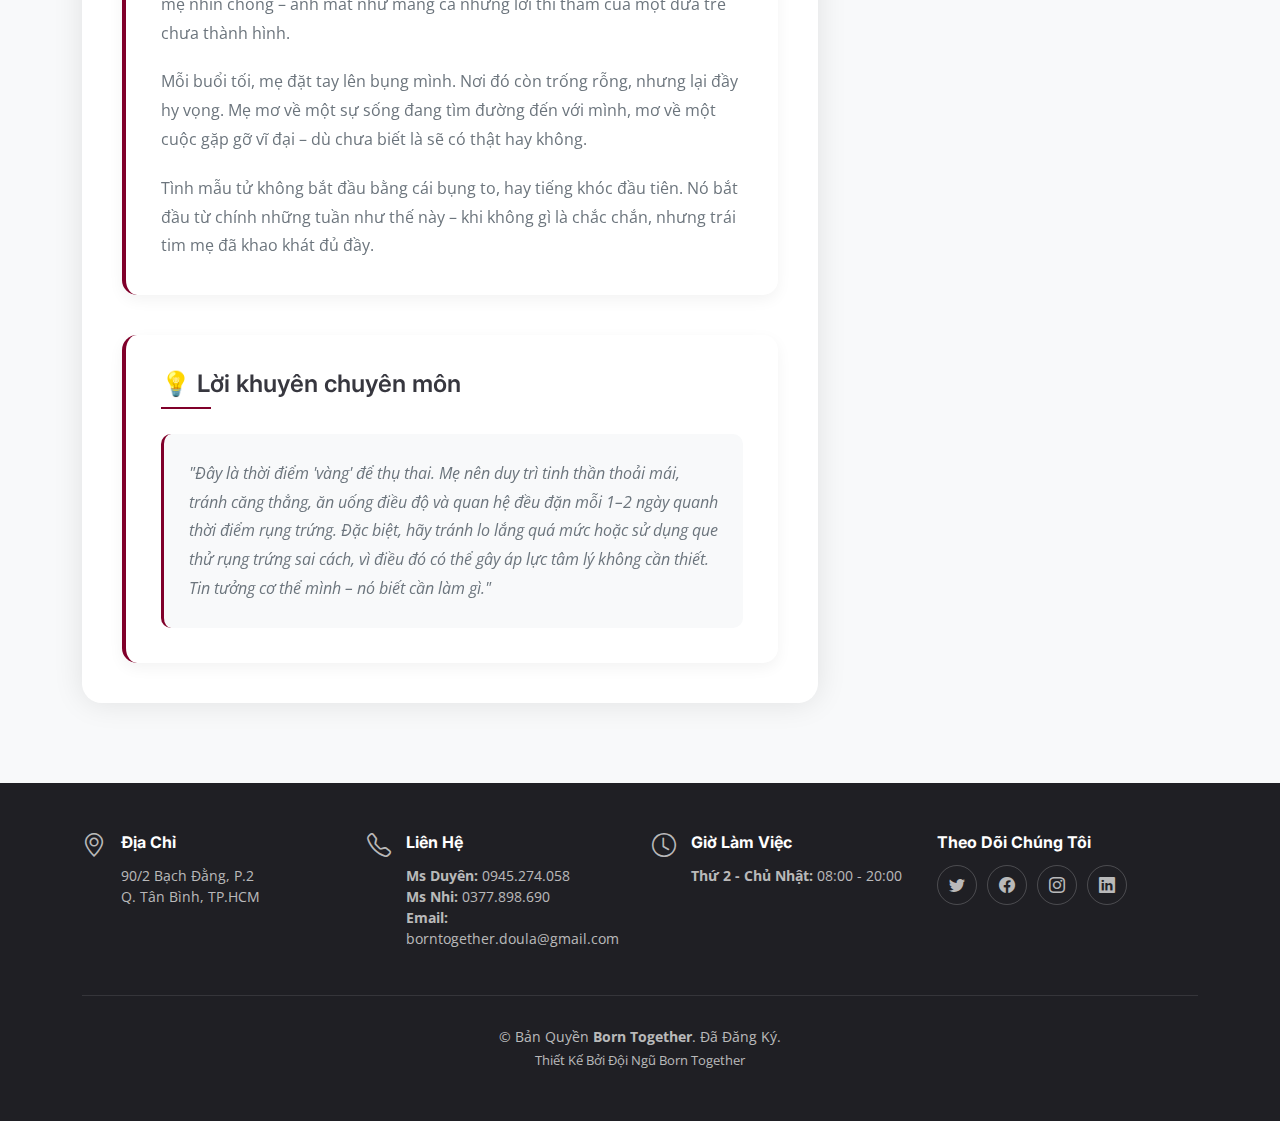
<file: week2.html>
<!DOCTYPE html>
<html lang="vi">

<head>
  <meta charset="utf-8">
  <meta content="width=device-width, initial-scale=1.0" name="viewport">

  <title>Tuần 2 - Born Together</title>
  <meta content="" name="description">
  <meta content="" name="keywords">

  <!-- Favicons -->
  <link href="assets/img/Logo.png" rel="icon">
  <link href="assets/img/apple-touch-icon.png" rel="apple-touch-icon">

  <!-- Google Fonts -->
  <link rel="preconnect" href="https://fonts.googleapis.com">
  <link rel="preconnect" href="https://fonts.gstatic.com" crossorigin>
  <link href="https://fonts.googleapis.com/css2?family=Open+Sans:ital,wght@0,300;0,400;0,500;0,600;0,700;1,300;1,400;1,600;1,700&family=Amatic+SC:ital,wght@0,300;0,400;0,500;0,600;0,700;1,300;1,400;1,500;1,600;1,700&family=Inter:ital,wght@0,300;0,400;0,500;0,600;0,700;1,300;1,400;1,500;1,600;1,700&display=swap" rel="stylesheet">

  <!-- Vendor CSS Files -->
  <link href="assets/vendor/bootstrap/css/bootstrap.min.css" rel="stylesheet">
  <link href="assets/vendor/bootstrap-icons/bootstrap-icons.css" rel="stylesheet">
  <link href="assets/vendor/aos/aos.css" rel="stylesheet">
  <link href="assets/vendor/glightbox/css/glightbox.min.css" rel="stylesheet">
  <link href="assets/vendor/swiper/swiper-bundle.min.css" rel="stylesheet">

  <!-- Font Awesome -->
  <link rel="stylesheet" href="https://cdnjs.cloudflare.com/ajax/libs/font-awesome/6.2.0/css/all.min.css">

  <!-- Template Main CSS File -->
  <link href="assets/css/main.css" rel="stylesheet">

</head>

<body>

  <!-- ======= Header ======= -->
  <header id="header" class="header fixed-top d-flex align-items-center">
    <div class="container d-flex align-items-center justify-content-between">
      <a href="index.html" class="logo d-flex align-items-center me-auto me-lg-0">
        <div>
          <img src="assets/img/Logo.png" alt="" style="height: 100%;">
        </div>
        <h1>Born Together<span>.</span></h1>
      </a>

      <nav id="navbar" class="navbar">
        <ul>
          <li><a href="index.html">Trang Chủ</a></li>
          <!-- <li class="dropdown"><a href="#"><span>Dịch Vụ</span> <i class="bi bi-chevron-down dropdown-indicator"></i></a>
            <ul>
              <li><a href="#">Hỗ Trợ Thai Kỳ</a></li>
              <li><a href="#">Chăm Sóc Sinh Nở</a></li>
              <li><a href="#">Chăm Sóc Hậu Sản</a></li>
            </ul>
          </li> -->
          <li><a href="#stories">Câu Chuyện Mẹ</a></li>
          <!-- <li><a href="#blogs">Blog</a></li> -->
          <li><a href="#stats-counter">Vì Sao Chọn Chúng Tôi?</a></li>
          <li><a href="#gallery">Thư Viện</a></li>
          <li><a href="about.html">Giới Thiệu</a></li>
          <li><a href="#contact">Liên Hệ</a></li>
        </ul>
      </nav>

      <a class="btn-book-a-table" id="login" href="login.html">LogIn</a>
      <i class="mobile-nav-toggle mobile-nav-show bi bi-list"></i>
      <i class="mobile-nav-toggle mobile-nav-hide d-none bi bi-x"></i>

    </div>
  </header>

  <!-- ======= Hero Section ======= -->
  <section class="about-hero">
    <div class="container">
      <h2 data-aos="fade-up" class="hero-title">Tuần 2</h2>
      <p data-aos="fade-up" data-aos-delay="100">Mong manh như sương sớm</p>
    </div>
  </section>

  <main id="main">

    <!-- ======= Week Navigation ======= -->
    <section class="week-navigation">
      <div class="container">
        <div class="wrapper" data-aos="fade-up">
          <div class="week"><i id="left" class="bi bi-chevron-left"></i></div>
          <ul class="tabs-box">
            <a href="week1.html"><li class="tab">Tuần 1</li></a>
            <a href="week2.html"><li class="tab active">Tuần 2</li></a>
            <a href="week3.html"><li class="tab">Tuần 3</li></a>
            <a href="week4.html"><li class="tab">Tuần 4</li></a>
            <a href="week5.html"><li class="tab">Tuần 5</li></a>
            <a href="week6.html"><li class="tab">Tuần 6</li></a>
            <a href="week7.html"><li class="tab">Tuần 7</li></a>
            <a href="week8.html"><li class="tab">Tuần 8</li></a>
            <a href="week9.html"><li class="tab">Tuần 9</li></a>
            <a href="week10.html"><li class="tab">Tuần 10</li></a>
            <a href="week11.html"><li class="tab">Tuần 11</li></a>
            <a href="week12.html"><li class="tab">Tuần 12</li></a>
            <a href="week13.html"><li class="tab">Tuần 13</li></a>
            <a href="week14.html"><li class="tab">Tuần 14</li></a>
            <a href="week15.html"><li class="tab">Tuần 15</li></a>
            <a href="week16.html"><li class="tab">Tuần 16</li></a>
            <a href="week17.html"><li class="tab">Tuần 17</li></a>
            <a href="week18.html"><li class="tab">Tuần 18</li></a>
            <a href="week19.html"><li class="tab">Tuần 19</li></a>
            <a href="week20.html"><li class="tab">Tuần 20</li></a>
            <a href="week21.html"><li class="tab">Tuần 21</li></a>
            <a href="week22.html"><li class="tab">Tuần 22</li></a>
            <a href="week23.html"><li class="tab">Tuần 23</li></a>
            <a href="week24.html"><li class="tab">Tuần 24</li></a>
            <a href="week25.html"><li class="tab">Tuần 25</li></a>
            <a href="week26.html"><li class="tab">Tuần 26</li></a>
            <a href="week27.html"><li class="tab">Tuần 27</li></a>
            <a href="week28.html"><li class="tab">Tuần 28</li></a>
            <a href="week29.html"><li class="tab">Tuần 29</li></a>
            <a href="week30.html"><li class="tab">Tuần 30</li></a>
            <a href="week31.html"><li class="tab">Tuần 31</li></a>
            <a href="week32.html"><li class="tab">Tuần 32</li></a>
            <a href="week33.html"><li class="tab">Tuần 33</li></a>
            <a href="week34.html"><li class="tab">Tuần 34</li></a>
            <a href="week35.html"><li class="tab">Tuần 35</li></a>
            <a href="week36.html"><li class="tab">Tuần 36</li></a>
          </ul>
          <div class="week"><i id="right" class="bi bi-chevron-right"></i></div>
        </div>
      </div>
    </section>

    <section class="week-content">
      <div class="container" data-aos="fade-up">
        <div class="row gy-4">
          <div class="col-lg-8">
            <div class="content">
              <div class="week-header">
                <span class="week-badge">Tuần 2</span>
                <h3>Mong manh như sương sớm</h3>
              </div>

              <div class="week-section">
                <h4>🧬 Thay đổi sinh lý học</h4>
                <p>Tuần này, trứng đã chín và chuẩn bị rụng khỏi buồng trứng – quá trình rụng trứng thường xảy ra vào khoảng giữa chu kỳ kinh (ngày 12–16 với chu kỳ 28 ngày). Ống dẫn trứng trở thành "con đường định mệnh" nơi trứng và tinh trùng có thể gặp nhau nếu điều kiện thuận lợi.</p>
              </div>

              <div class="week-section">
                <h4>💭 Cảm xúc người mẹ</h4>
                <p>Tâm lý chờ đợi bao giờ cũng là một thử thách. Mẹ bắt đầu tính toán, canh ngày, đôi khi ngập ngừng giữa hy vọng và nghi ngờ. Mỗi cảm giác lạ trong cơ thể cũng có thể khiến mẹ suy nghĩ miên man. Nhưng mẹ vẫn dịu dàng với bản thân, hiểu rằng mọi điều lớn lao đều cần thời gian.</p>
              </div>

              <div class="week-story">
                <h4>📖 Diễn tiến câu chuyện</h4>
                <div class="story-content">
                  <p>Mẹ biết đây là thời điểm quan trọng. Không ai dạy mẹ phải đếm ngày rụng trứng, nhưng mẹ vẫn lặng lẽ ghi chú mọi dấu hiệu nhỏ nhặt: nhiệt độ cơ thể cao hơn một chút vào buổi sáng, chất nhầy cổ tử cung trong và dẻo như lòng trắng trứng – những chi tiết mà ngày xưa mẹ có thể chẳng bao giờ để ý.</p>
                  <p>Không ai bảo mẹ phải lên kế hoạch, nhưng mẹ vẫn chọn những giây phút dịu dàng, trọn vẹn với người mình yêu thương. Có điều gì đó khác lạ trong cách mẹ nhìn chồng – ánh mắt như mang cả những lời thì thầm của một đứa trẻ chưa thành hình.</p>
                  <p>Mỗi buổi tối, mẹ đặt tay lên bụng mình. Nơi đó còn trống rỗng, nhưng lại đầy hy vọng. Mẹ mơ về một sự sống đang tìm đường đến với mình, mơ về một cuộc gặp gỡ vĩ đại – dù chưa biết là sẽ có thật hay không.</p>
                  <p>Tình mẫu tử không bắt đầu bằng cái bụng to, hay tiếng khóc đầu tiên. Nó bắt đầu từ chính những tuần như thế này – khi không gì là chắc chắn, nhưng trái tim mẹ đã khao khát đủ đầy.</p>
                </div>
              </div>

              <div class="week-tips">
                <div class="tips-header">
                  <h4>💡 Lời khuyên chuyên môn</h4>
                </div>
                <div class="tips-content">
                  <blockquote>
                    "Đây là thời điểm 'vàng' để thụ thai. Mẹ nên duy trì tinh thần thoải mái, tránh căng thẳng, ăn uống điều độ và quan hệ đều đặn mỗi 1–2 ngày quanh thời điểm rụng trứng. Đặc biệt, hãy tránh lo lắng quá mức hoặc sử dụng que thử rụng trứng sai cách, vì điều đó có thể gây áp lực tâm lý không cần thiết. Tin tưởng cơ thể mình – nó biết cần làm gì."
                  </blockquote>
                </div>
              </div>
            </div>
          </div>

          <div class="col-lg-4">
            <div class="week-sidebar">
              <div class="week-image">
                <img src="assets/img/week2.jpg" class="img-fluid" alt="Tuần 2">
              </div>
              
              <div class="week-checklist">
                <h4>Danh sách kiểm tra</h4>
                <ul>
                  <li><i class="bi bi-check-circle"></i> Theo dõi chu kỳ kinh nguyệt</li>
                  <li><i class="bi bi-check-circle"></i> Quan sát dấu hiệu rụng trứng</li>
                  <li><i class="bi bi-check-circle"></i> Duy trì chế độ ăn lành mạnh</li>
                  <li><i class="bi bi-check-circle"></i> Giữ tinh thần thoải mái</li>
                  <li><i class="bi bi-check-circle"></i> Tránh căng thẳng và lo lắng</li>
                </ul>
              </div>

              <div class="week-reminder">
                <h4>Lưu ý quan trọng</h4>
                <p>Tuần này là thời điểm quan trọng cho quá trình thụ thai. Hãy chú ý đến các dấu hiệu của cơ thể và duy trì lối sống lành mạnh để tạo điều kiện tốt nhất cho sự thụ thai.</p>
              </div>
            </div>
          </div>
        </div>
      </div>
    </section>

  </main>

  <!-- ======= Footer ======= -->
  <footer id="footer" class="footer">
    <div class="container">
      <div class="row gy-3">
        <div class="col-lg-3 col-md-6 d-flex">
          <i class="bi bi-geo-alt icon"></i>
          <div>
            <h4>Địa Chỉ</h4>
            <p>
              90/2 Bạch Đằng, P.2<br>
              Q. Tân Bình, TP.HCM<br>
            </p>
          </div>
        </div>

        <div class="col-lg-3 col-md-6 footer-links d-flex">
          <i class="bi bi-telephone icon"></i>
          <div>
            <h4>Liên Hệ</h4>
            <p>
              <strong>Ms Duyên:</strong> 0945.274.058<br>
              <strong>Ms Nhi:</strong> 0377.898.690<br>
              <strong>Email:</strong> borntogether.doula@gmail.com<br>
            </p>
          </div>
        </div>

        <div class="col-lg-3 col-md-6 footer-links d-flex">
          <i class="bi bi-clock icon"></i>
          <div>
            <h4>Giờ Làm Việc</h4>
            <p>
              <strong>Thứ 2 - Chủ Nhật:</strong> 08:00 - 20:00<br>
            </p>
          </div>
        </div>

        <div class="col-lg-3 col-md-6 footer-links">
          <h4>Theo Dõi Chúng Tôi</h4>
          <div class="social-links d-flex">
            <a href="#" class="twitter"><i class="bi bi-twitter"></i></a>
            <a href="#" class="facebook"><i class="bi bi-facebook"></i></a>
            <a href="#" class="instagram"><i class="bi bi-instagram"></i></a>
            <a href="#" class="linkedin"><i class="bi bi-linkedin"></i></a>
          </div>
        </div>
      </div>
    </div>

    <div class="container">
      <div class="copyright">
        &copy; Bản Quyền <strong><span>Born Together</span></strong>. Đã Đăng Ký.
      </div>
      <div class="credits">
        Thiết Kế Bởi Đội Ngũ Born Together
      </div>
    </div>
  </footer>

  <a href="#" class="scroll-top d-flex align-items-center justify-content-center"><i class="bi bi-arrow-up-short"></i></a>

  <div id="preloader"></div>

  <!-- Vendor JS Files -->
  <script src="assets/vendor/bootstrap/js/bootstrap.bundle.min.js"></script>
  <script src="assets/vendor/aos/aos.js"></script>
  <script src="assets/vendor/glightbox/js/glightbox.min.js"></script>
  <script src="assets/vendor/purecounter/purecounter_vanilla.js"></script>
  <script src="assets/vendor/swiper/swiper-bundle.min.js"></script>
  <script src="assets/vendor/php-email-form/validate.js"></script>

  <!-- Template Main JS File -->
  <script src="assets/js/main.js"></script>

  <!-- Week Navigation JS -->
  <script>
    const wrapper = document.querySelector(".wrapper");
    const tabsBox = document.querySelector(".tabs-box");
    const arrowIcons = document.querySelectorAll(".week i");
    let isDragging = false;

    const handleIcons = () => {
      let scrollVal = Math.round(tabsBox.scrollLeft);
      let maxScrollableWidth = tabsBox.scrollWidth - tabsBox.clientWidth;
      arrowIcons[0].parentElement.style.display = scrollVal > 0 ? "flex" : "none";
      arrowIcons[1].parentElement.style.display = maxScrollableWidth > scrollVal ? "flex" : "none";
    }

    arrowIcons.forEach(icon => {
      icon.addEventListener("click", () => {
        tabsBox.scrollLeft += icon.id === "left" ? -350 : 350;
        setTimeout(() => handleIcons(), 50);
      });
    });

    tabsBox.addEventListener("mousedown", () => isDragging = true);
    tabsBox.addEventListener("mousemove", (e) => {
      if(!isDragging) return;
      tabsBox.classList.add("dragging");
      tabsBox.scrollLeft -= e.movementX;
      handleIcons();
    });

    document.addEventListener("mouseup", () => {
      isDragging = false;
      tabsBox.classList.remove("dragging");
    });
  </script>

</body>

</html>
</file>
<file: assets/css/loginStyle.css>
* {
	margin: 0;
	padding: 0;
	font-family: sans-serif;
}

body {
	background-image: linear-gradient(rgba(0,0,0,0),rgba(0,0,0,0.5)),url("../img/loginbg.jpg");
	background-size: cover;
	background-attachment: fixed;
	display: flex;
	justify-content: center;
}
.logo {
	display: flex;
	justify-content: center;
}
.logo img {
	width: 100px;
}
.form-box
{
	width: 380px;
	height: 500px;
	position: relative;
	margin: 6% auto;
	background: #fff8;
	padding: 5px;
	border-radius: 5px;
	overflow: hidden;
	box-shadow: 0px 0px 100px rgba(0,0,0,0.4);
}

.button-box
{
	width: 220px;
	margin: 35px auto;
	position: relative;
	box-shadow: 0 0 20px 9px rgba(0,0,0,.1);
	border-radius: 30px;
}

.toggle-btn
{
	padding: 10px 30px;
	cursor: pointer;
	background: transparent;
	position: relative;
	border: 0;
	outline: none;
}

#btn
{
	top: 0;
	left: 0;
	position: absolute;
	width: 110px;
	height: 100%;
	background: #80002a;
	border-radius: 30px;
	transition: 0.5s;
}
.social-icons
{
	margin: 30px auto;
	text-align: center;
}
.social-icons img
{
	width: 30px;
	margin: 0 7px;
	cursor: pointer;
	opacity: 0.85;
}

.input-group
{
	top: 180px;
	position: absolute;
	width: 280px;
	transition: .5s;
	font-size: 13px;
	color: #010101;
}
.inp {
	border-bottom: 1px solid rgba(0,0,0,0.4);
	justify-content: center;
}
.inp img{
	width: 20px;
	padding-right: 10px;
}
.input-field
{
	width: 100%;
	padding: 10px 0;
	margin: 5px 0;
	border-left: 0;
	border-right: 0;
	border-top: 0;
	border-bottom: 1px solid rgba(0,0,0,0.4);
	outline: none;
	background: transparent;
	color: rgba(0,0,0);
}
::placeholder { /* Chrome, Firefox, Opera, Safari 10.1+ */
	color: rgba(0,0,0,0.7);
	/*opacity: 1;  Firefox */
}
#register .input-field {
	color: rgba(0,0,0,0.8);
}
.submit-btn
{
	width: 85%;
	padding: 10px 30px;
	cursor: pointer;
	display: block;
	margin: auto;
	background: #80002a;
	color: #fff;
	border: 0;
	outline: none;
	border-radius: 30px;
}

.reg-btn {
	background: lightgray;
}
.check-box
{
	cursor: pointer;
	margin: 30px 10px 30px 0;
}

.instead {
	margin-top: 10px;
}
.instead h3 {
    overflow: hidden;
    text-align: center;
    color: rgba(0,0,0,0.6);
}
.instead h3:before,
.instead h3:after {
    background-color: rgba(0,0,0,0.5);
    content: "";
    display: inline-block;
    height: 1px;
    position: relative;
    vertical-align: middle;
    width: 50%;
}
.instead h3:before {
    right: 0.5em;
    margin-left: -50%;
}
.instead h3:after {
    left: 0.5em;
    margin-right: -50%;
}
span
{
	color: rgba(0,0,0,0.8);
	font-size: 12px;
}

#login
{
	left: 50px;
}
#register
{
	left: 450px;
}

.other {
	display: grid;
	justify-content: center;
	margin-top: 250px;
}

.connect {
	display: flex;
	margin: 10px;
	padding: 0px 30px;
	align-items: center;
	text-align: center;
	justify-content: center;
	border: 1px solid lightgray;
	cursor: pointer;
	outline: none;
	/*border-radius: 10px;*/
	background: #fff3;
}
.connect:hover {
	background: #fff8;
}
.connect img {
	padding: 5px;
	width: 25px;
}
.connect span {
	padding: 10px;
	font-size: 15px;
}
</file>
<file: assets/css/main.css>
/**
* Template Name: Yummy - v1.3.0
* Template URL: https://bootstrapmade.com/yummy-bootstrap-restaurant-website-template/
* Author: BootstrapMade.com
* License: https://bootstrapmade.com/license/
*/

/*--------------------------------------------------------------
# Set main reusable colors and fonts using CSS variables
# Learn more about CSS variables at https://developer.mozilla.org/en-US/docs/Web/CSS/Using_CSS_custom_properties
--------------------------------------------------------------*/
/* Fonts */
:root {
  --font-default: "Open Sans", system-ui, -apple-system, "Segoe UI", Roboto, "Helvetica Neue", Arial, "Noto Sans", "Liberation Sans", sans-serif, "Apple Color Emoji", "Segoe UI Emoji", "Segoe UI Symbol", "Noto Color Emoji";
  --font-primary: "Amatic SC", sans-serif;
  --font-secondary: "Inter", sans-serif;
}

/* Colors */
:root {
  --color-default: #212529;
  --color-primary: #80002a;
  --color-secondary: #37373f;
}

/* Smooth scroll behavior */
:root {
  scroll-behavior: smooth;
}

/*--------------------------------------------------------------
# General
--------------------------------------------------------------*/
body {
  font-family: var(--font-default);
  color: var(--color-default);
}

a {
  color: var(--color-primary);
  text-decoration: none;
}

a:hover {
  color: #ec2727;
  text-decoration: none;
}

h1,
h2,
h3,
h4,
h5,
h6 {
  font-family: var(--font-secondary);
}

/* Add border-radius to common elements */
.card, 
.section-bg,
.why-box,
.icon-box,
.blog-member,
.testimonial-item,
.contact .info-item,
.booking-form-wrapper,
.booking-info,
.form-control,
.form-select,
.btn,
.nav-link,
.menu-item,
.gallery .swiper-slide-active {
  border-radius: 15px;
}

/* Add border-radius to images */
img {
  border-radius: 10px;
}

/* Add border-radius to buttons */
.btn-book-a-table,
.btn-watch-video,
.more-btn,
button[type=submit] {
  border-radius: 50px;
}

/* Add border-radius to navigation */
.navbar .dropdown ul {
  border-radius: 15px;
}

/* Add border-radius to form elements */
input,
textarea,
select {
  border-radius: 10px;
}

/* Add border-radius to social icons */
.social-links a {
  border-radius: 50%;
}

/* Add border-radius to stats items */
.stats-item {
  border-radius: 15px;
}

/* Add border-radius to gallery items */
.gallery .swiper-slide img {
  border-radius: 15px;
}

/* Add border-radius to testimonial images */
.testimonial-img {
  border-radius: 50%;
}

/* Add border-radius to menu items */
.menu .tab-content .menu-item .menu-img {
  border-radius: 15px;
}

/* Add border-radius to blog member images */
.blog-member .member-img img {
  border-radius: 15px 15px 0 0;
}

/* Add border-radius to contact form */
.contact .php-email-form {
  border-radius: 15px;
}

/* Add border-radius to preloader */
#preloader:before,
#preloader:after {
  border-radius: 50%;
}

/* Add border-radius to scroll top button */
.scroll-top {
  border-radius: 50%;
}

/*--------------------------------------------------------------
# Sections & Section Header
--------------------------------------------------------------*/
section {
  overflow: hidden;
  padding: 80px 0;
}

.section-bg {
  background-color: #eee;
}

.section-header {
  text-align: center;
  padding-bottom: 30px;
}

.section-header h2 {
  font-size: 13px;
  letter-spacing: 1px;
  font-weight: 400;
  margin: 0;
  padding: 0;
  color: gray;
  text-transform: uppercase;
  font-family: var(--font-default);
}

.section-header p {
  margin: 0;
  font-size: 48px;
  font-weight: 400;
  font-family: var(--font-primary);
}

.section-header p span {
  color: var(--color-primary);
}

/*--------------------------------------------------------------
# Breadcrumbs
--------------------------------------------------------------*/
.breadcrumbs {
  padding: 15px 0;
  background: rgba(55, 55, 63, 0.05);
  margin-top: 90px;
}

@media (max-width: 575px) {
  .breadcrumbs {
    margin-top: 70px;
  }
}

.breadcrumbs h2 {
  font-size: 24px;
  font-weight: 400;
  margin: 0;
}

.breadcrumbs ol {
  display: flex;
  flex-wrap: wrap;
  list-style: none;
  padding: 0;
  margin: 0;
  font-size: 14px;
}

.breadcrumbs ol li+li {
  padding-left: 10px;
}

.breadcrumbs ol li+li::before {
  display: inline-block;
  padding-right: 10px;
  color: #676775;
  content: "/";
}

@media (max-width: 992px) {
  .breadcrumbs .d-flex {
    display: block !important;
  }

  .breadcrumbs h2 {
    margin-bottom: 10px;
  }

  .breadcrumbs ol {
    display: block;
  }

  .breadcrumbs ol li {
    display: inline-block;
  }
}

/*--------------------------------------------------------------
# Scroll top button
--------------------------------------------------------------*/
.scroll-top {
  position: fixed;
  visibility: hidden;
  opacity: 0;
  right: 15px;
  bottom: 15px;
  z-index: 99999;
  background: var(--color-primary);
  width: 44px;
  height: 44px;
  transition: all 0.4s;
}

.scroll-top i {
  font-size: 24px;
  color: #fff;
  line-height: 0;
}

.scroll-top:hover {
  background: #ec2727;
  color: #fff;
}

.scroll-top.active {
  visibility: visible;
  opacity: 1;
}

/*--------------------------------------------------------------
# Preloader
--------------------------------------------------------------*/
#preloader {
  position: fixed;
  inset: 0;
  z-index: 9999;
  overflow: hidden;
  background: #fff;
  transition: all 0.6s ease-out;
  width: 100%;
  height: 100vh;
}

#preloader:before,
#preloader:after {
  content: "";
  position: absolute;
  border: 4px solid var(--color-primary);
  border-radius: 50%;
  -webkit-animation: animate-preloader 2s cubic-bezier(0, 0.2, 0.8, 1) infinite;
  animation: animate-preloader 2s cubic-bezier(0, 0.2, 0.8, 1) infinite;
}

#preloader:after {
  -webkit-animation-delay: -0.5s;
  animation-delay: -0.5s;
}

@-webkit-keyframes animate-preloader {
  0% {
    width: 10px;
    height: 10px;
    top: calc(50% - 5px);
    left: calc(50% - 5px);
    opacity: 1;
  }

  100% {
    width: 72px;
    height: 72px;
    top: calc(50% - 36px);
    left: calc(50% - 36px);
    opacity: 0;
  }
}

@keyframes animate-preloader {
  0% {
    width: 10px;
    height: 10px;
    top: calc(50% - 5px);
    left: calc(50% - 5px);
    opacity: 1;
  }

  100% {
    width: 72px;
    height: 72px;
    top: calc(50% - 36px);
    left: calc(50% - 36px);
    opacity: 0;
  }
}

/*--------------------------------------------------------------
# Disable aos animation delay on mobile devices
--------------------------------------------------------------*/
@media screen and (max-width: 768px) {
  [data-aos-delay] {
    transition-delay: 0 !important;
  }
}

/*--------------------------------------------------------------
# Header
--------------------------------------------------------------*/
.header {
  background: #80002a;
  transition: all 0.5s;
  z-index: 997;
  height: 90px;
  border-bottom: 1px solid #fff;
}

@media (max-width: 575px) {
  .header {
    height: 70px;
  }
}

.header.sticked {
  border-color: #fff;
  border-color: #eee;
}

.header .logo img {
  max-height: 80px;
  margin-right: 8px;
}

.header .logo h1 {
  font-size: 28px;
  font-weight: 700;
  color: #e8c2b7;
  margin: 0;
  font-family: var(--font-secondary);
}

.header .logo h1 span {
  color: var(--color-primary);
}

#login,
#login:focus{
  background: #e8c2b7;
  font-weight: 500;
  font-size: 14px;
  letter-spacing: 1px;
  color: #000;
  padding: 8px 20px;
  margin-left: 30px;
  border-radius: 50px;
  transition: 0.3s;
}

#login:hover, #login:focus:hover {
  color: #fff;
  background: rgba(206, 18, 18, 0.8);
}

.header .btn-book-a-table,
.header .btn-book-a-table:focus {
  font-size: 14px;
  color: #fff;
  background: var(--color-primary);
  padding: 8px 20px;
  margin-left: 30px;
  border-radius: 50px;
  transition: 0.3s;
}

.header .btn-book-a-table:hover,
.header .btn-book-a-table:focus:hover {
  color: #fff;
  background: rgba(206, 18, 18, 0.8);
}

section {
  scroll-margin-top: 90px;
}

/*--------------------------------------------------------------
# Desktop Navigation
--------------------------------------------------------------*/
@media (min-width: 1280px) {
  .navbar {
    padding: 0;
  }

  .logomama {
    max-height: 100%;
    max-width: 100%;
  }

  .navbar ul {
    margin: 0;
    padding: 0;
    display: flex;
    list-style: none;
    align-items: center;
  }

  .navbar li {
    position: relative;
  }

  .navbar>ul>li {
    white-space: nowrap;
    padding: 10px 0 10px 28px;
  }

  .navbar a,
  .navbar a:focus {
    display: flex;
    align-items: center;
    justify-content: space-between;
    padding: 0 3px;
    font-family: var(--font-secondary);
    font-size: 16px;
    font-weight: 600;
    color: #e9e9e9;
    white-space: nowrap;
    transition: 0.3s;
    position: relative;
  }

  .navbar a i,
  .navbar a:focus i {
    font-size: 12px;
    line-height: 0;
    margin-left: 5px;
  }

  .navbar>ul>li>a:before {
    content: "";
    position: absolute;
    width: 100%;
    height: 2px;
    bottom: -6px;
    left: 0;
    background-color: #fff;
    visibility: hidden;
    width: 0px;
    transition: all 0.3s ease-in-out 0s;
  }

  .navbar a:hover:before,
  .navbar li:hover>a:before,
  .navbar .active:before {
    visibility: visible;
    width: 100%;
  }

  .navbar a:hover,
  .navbar .active,
  .navbar .active:focus,
  .navbar li:hover>a {
    color: #eb6f7e;
  }

  .navbar .dropdown ul {
    display: block;
    position: absolute;
    left: 28px;
    top: calc(100% + 30px);
    margin: 0;
    padding: 10px 0;
    z-index: 99;
    opacity: 0;
    visibility: hidden;
    background: #80002a;
    box-shadow: 0px 0px 30px rgba(127, 137, 161, 0.25);
    transition: 0.3s;
    border-radius: 4px;
  }

  .navbar .dropdown ul li {
    min-width: 200px;
  }

  .navbar .dropdown ul a {
    padding: 10px 20px;
    font-size: 15px;
    text-transform: none;
    font-weight: 600;
  }

  .navbar .dropdown ul a i {
    font-size: 12px;
  }

  .navbar .dropdown ul a:hover,
  .navbar .dropdown ul .active:hover,
  .navbar .dropdown ul li:hover>a {
    color: #eb6f7e;
  }

  .navbar .dropdown:hover>ul {
    opacity: 1;
    top: 100%;
    visibility: visible;
  }

  .navbar .dropdown .dropdown ul {
    top: 0;
    left: calc(100% - 30px);
    visibility: hidden;
  }

  .navbar .dropdown .dropdown:hover>ul {
    opacity: 1;
    top: 0;
    left: 100%;
    visibility: visible;
  }
}

@media (min-width: 1280px) and (max-width: 1366px) {
  .navbar .dropdown .dropdown ul {
    left: -90%;
  }

  .navbar .dropdown .dropdown:hover>ul {
    left: -100%;
  }
}



@media (min-width: 1280px) {

  .mobile-nav-show,
  .mobile-nav-hide {
    display: none;
  }
}

/*--------------------------------------------------------------
# Mobile Navigation
--------------------------------------------------------------*/
@media (max-width: 1279px) {
  .navbar {
    position: fixed;
    top: 0;
    right: -100%;
    width: 100%;
    max-width: 400px;
    border-left: 1px solid #666;
    bottom: 0;
    transition: 0.3s;
    z-index: 9997;
  }

  .navbar ul {
    position: absolute;
    inset: 0;
    padding: 50px 0 10px 0;
    margin: 0;
    background: rgba(255, 255, 255, 0.9);
    overflow-y: auto;
    transition: 0.3s;
    z-index: 9998;
  }

  .navbar a,
  .navbar a:focus {
    display: flex;
    align-items: center;
    justify-content: space-between;
    padding: 10px 20px;
    font-family: var(--font-secondary);
    border-bottom: 2px solid rgba(255, 255, 255, 0.8);
    font-size: 16px;
    font-weight: 600;
    color: #7f7f90;
    white-space: nowrap;
    transition: 0.3s;
  }

  .navbar a i,
  .navbar a:focus i {
    font-size: 12px;
    line-height: 0;
    margin-left: 5px;
  }

  .navbar a:hover,
  .navbar li:hover>a {
    color: #000;
  }

  .navbar .active,
  .navbar .active:focus {
    color: #000;
    border-color: var(--color-primary);
  }

  .navbar .dropdown ul,
  .navbar .dropdown .dropdown ul {
    position: static;
    display: none;
    padding: 10px 0;
    margin: 10px 20px;
    transition: all 0.5s ease-in-out;
    border: 1px solid #eee;
  }

  .navbar .dropdown>.dropdown-active,
  .navbar .dropdown .dropdown>.dropdown-active {
    display: block;
  }

  .mobile-nav-show {
    color: var(--color-secondary);
    font-size: 28px;
    cursor: pointer;
    line-height: 0;
    transition: 0.5s;
    z-index: 9999;
    margin: 0 10px 0 20px;
  }

  .mobile-nav-hide {
    color: var(--color-secondary);
    font-size: 32px;
    cursor: pointer;
    line-height: 0;
    transition: 0.5s;
    position: fixed;
    right: 20px;
    top: 20px;
    z-index: 9999;
  }

  .mobile-nav-active {
    overflow: hidden;
  }

  .mobile-nav-active .navbar {
    right: 0;
  }

  .mobile-nav-active .navbar:before {
    content: "";
    position: fixed;
    inset: 0;
    background: rgba(255, 255, 255, 0.8);
    z-index: 9996;
  }
}

/*--------------------------------------------------------------
# About Section
--------------------------------------------------------------*/
.about .about-img {
  min-height: 500px;
}

.about h3 {
  font-weight: 700;
  font-size: 36px;
  margin-bottom: 30px;
  font-family: var(--font-secondary);
}

.about .call-us {
  left: 10%;
  right: 10%;
  bottom: 10%;
  background-color: #fff;
  box-shadow: 0px 2px 25px rgba(0, 0, 0, 0.08);
  padding: 20px;
  text-align: center;
}

.about .call-us h4 {
  font-size: 24px;
  font-weight: 700;
  margin-bottom: 5px;
  font-family: var(--font-default);
}

.about .call-us p {
  font-size: 28px;
  font-weight: 700;
  color: var(--color-primary);
}

.about .content ul {
  list-style: none;
  padding: 0;
}

.about .content ul li {
  padding: 0 0 8px 26px;
  position: relative;
}

.about .content ul i {
  position: absolute;
  font-size: 20px;
  left: 0;
  top: -3px;
  color: var(--color-primary);
}

.about .content p:last-child {
  margin-bottom: 0;
}

.about .play-btn {
  width: 94px;
  height: 94px;
  background: radial-gradient(var(--color-primary) 50%, rgba(206, 18, 18, 0.4) 52%);
  border-radius: 50%;
  display: block;
  position: absolute;
  left: calc(50% - 47px);
  top: calc(50% - 47px);
  overflow: hidden;
}

.about .play-btn:before {
  content: "";
  position: absolute;
  width: 120px;
  height: 120px;
  -webkit-animation-delay: 0s;
  animation-delay: 0s;
  -webkit-animation: pulsate-btn 2s;
  animation: pulsate-btn 2s;
  -webkit-animation-direction: forwards;
  animation-direction: forwards;
  -webkit-animation-iteration-count: infinite;
  animation-iteration-count: infinite;
  -webkit-animation-timing-function: steps;
  animation-timing-function: steps;
  opacity: 1;
  border-radius: 50%;
  border: 5px solid rgba(206, 18, 18, 0.7);
  top: -15%;
  left: -15%;
  background: rgba(198, 16, 0, 0);
}

.about .play-btn:after {
  content: "";
  position: absolute;
  left: 50%;
  top: 50%;
  transform: translateX(-40%) translateY(-50%);
  width: 0;
  height: 0;
  border-top: 10px solid transparent;
  border-bottom: 10px solid transparent;
  border-left: 15px solid #fff;
  z-index: 100;
  transition: all 400ms cubic-bezier(0.55, 0.055, 0.675, 0.19);
}

.about .play-btn:hover:before {
  content: "";
  position: absolute;
  left: 50%;
  top: 50%;
  transform: translateX(-40%) translateY(-50%);
  width: 0;
  height: 0;
  border: none;
  border-top: 10px solid transparent;
  border-bottom: 10px solid transparent;
  border-left: 15px solid #fff;
  z-index: 200;
  -webkit-animation: none;
  animation: none;
  border-radius: 0;
}

.about .play-btn:hover:after {
  border-left: 15px solid var(--color-primary);
  transform: scale(20);
}

@-webkit-keyframes pulsate-btn {
  0% {
    transform: scale(0.6, 0.6);
    opacity: 1;
  }

  100% {
    transform: scale(1, 1);
    opacity: 0;
  }
}

@keyframes pulsate-btn {
  0% {
    transform: scale(0.6, 0.6);
    opacity: 1;
  }

  100% {
    transform: scale(1, 1);
    opacity: 0;
  }
}

/*--------------------------------------------------------------
# Why Us Section
--------------------------------------------------------------*/
.whysection{
  color: #fff;
}

.why-us .why-box {
  padding: 30px;
  background: var(--color-primary);
  color: #fff;
}

.why-us .why-box h3 {
  font-weight: 700;
  font-size: 34px;
  margin-bottom: 30px;
}

.why-us .why-box p {
  margin-bottom: 30px;
}

.why-us .why-box .more-btn {
  display: inline-block;
  background: rgba(255, 255, 255, 0.3);
  padding: 6px 30px 8px 30px;
  color: #fff;
  border-radius: 50px;
  transition: all ease-in-out 0.4s;
}

.why-us .why-box .more-btn i {
  font-size: 14px;
}

.why-us .why-box .more-btn:hover {
  color: var(--color-primary);
  background: #fff;
}

.why-us .icon-box {
  text-align: center;
  background: #fff;
  padding: 40px 30px;
  width: 100%;
  height: 100%;
  border: 1px solid rgba(55, 55, 63, 0.1);
  transition: 0.3s;
}

.why-us .icon-box i {
  color: var(--color-primary);
  margin-bottom: 30px;
  font-size: 32px;
  margin-bottom: 30px;
  background: rgba(206, 18, 18, 0.1);
  border-radius: 50px;
  display: flex;
  align-items: center;
  justify-content: center;
  width: 64px;
  height: 64px;
}

.why-us .icon-box h4 {
  font-size: 20px;
  font-weight: 400;
  margin: 0 0 30px 0;
  font-family: var(--font-secondary);
}

.why-us .icon-box p {
  font-size: 15px;
  color: #6c757d;
}

@media (min-width: 1200px) {
  .why-us .icon-box:hover {
    transform: scale(1.1);
  }
}

/*--------------------------------------------------------------
# Stats Counter Section
--------------------------------------------------------------*/
.stats-counter {
  background: linear-gradient(rgba(0, 0, 0, 0.5), rgba(0, 0, 0, 0.5)), url("../img/stats-bg.jpg") center center;
  background-size: cover;
  padding: 100px 0;
}

@media (min-width: 1365px) {
  .stats-counter {
    background-attachment: fixed;
  }
}

.stats-counter .stats-item {
  padding: 30px;
  width: 100%;
}

.stats-counter .stats-item span {
  font-size: 48px;
  display: block;
  color: #fff;
  font-weight: 700;
}

.stats-counter .stats-item p {
  padding: 0;
  margin: 0;
  font-family: var(--font-secondary);
  font-size: 16px;
  font-weight: 700;
  color: rgba(255, 255, 255, 0.6);
}

/*--------------------------------------------------------------
# Menu Section
--------------------------------------------------------------*/
.menu .nav-tabs {
  border: 0;
}

.menu .nav-link {
  margin: 0 10px;
  padding: 10px 5px;
  transition: 0.3s;
  color: var(--color-secondary);
  border-radius: 0;
  cursor: pointer;
  height: 100%;
  border: 0;
  border-bottom: 2px solid #b6b6bf;
}

@media (max-width: 575px) {
  .menu .nav-link {
    margin: 0 10px;
    padding: 10px 0;
  }
}

.menu .nav-link i {
  padding-right: 15px;
  font-size: 48px;
}

.menu .nav-link h4 {
  font-size: 18px;
  font-weight: 400;
  margin: 0;
  font-family: var(--font-secondary);
}

@media (max-width: 575px) {
  .menu .nav-link h4 {
    font-size: 16px;
  }
}

.menu .nav-link:hover {
  color: var(--color-primary);
}

.menu .nav-link.active {
  color: var(--color-primary);
  border-color: var(--color-primary);
}

.menu .tab-content .tab-header {
  padding: 30px 0;
}

.menu .tab-content .tab-header p {
  font-size: 14px;
  text-transform: uppercase;
  color: #676775;
  margin-bottom: 0;
}

.menu .tab-content .tab-header h3 {
  font-size: 36px;
  font-weight: 600;
  color: var(--color-primary);
}

.menu .tab-content .menu-item {
  -moz-text-align-last: center;
  text-align-last: center;
}

.menu .tab-content .menu-item .menu-img {
  padding: 0 60px;
  margin-bottom: 15px;
}

.menu .tab-content .menu-item h4 {
  font-size: 22px;
  font-weight: 500;
  color: var(--color-secondary);
  font-family: var(--font-secondary);
  font-weight: 30px;
  margin-bottom: 5px;
}

.menu .tab-content .menu-item .ingredients {
  font-family: var(--font-secondary);
  color: #8d8d9b;
  margin-bottom: 5px;
}

.menu .tab-content .menu-item .price {
  font-size: 24px;
  font-weight: 700;
  color: var(--color-primary);
}

/*--------------------------------------------------------------
# Testimonials Section
--------------------------------------------------------------*/
.testimonials .section-header {
  margin-bottom: 40px;
}

.testimonials .testimonials-carousel,
.testimonials .testimonials-slider {
  overflow: hidden;
}

.testimonials .testimonial-item .testimonial-content {
  border-left: 3px solid var(--color-primary);
  padding-left: 30px;
}

.testimonials .testimonial-item .testimonial-img {
  border-radius: 50%;
  border: 4px solid #fff;
  margin: 0 auto;
}

.testimonials .testimonial-item h3 {
  font-size: 20px;
  font-weight: bold;
  margin: 10px 0 5px 0;
  color: var(--color-default);
  font-family: var(--font-secondary);
}

.testimonials .testimonial-item h4 {
  font-size: 14px;
  color: #6c757d;
  margin: 0 0 10px 0;
  font-family: var(--font-secondary);
}

.testimonials .testimonial-item .stars i {
  color: #ffc107;
  margin: 0 1px;
}

.testimonials .testimonial-item .quote-icon-left,
.testimonials .testimonial-item .quote-icon-right {
  color: #f05656;
  font-size: 26px;
  line-height: 0;
}

.testimonials .testimonial-item .quote-icon-left {
  display: inline-block;
  left: -5px;
  position: relative;
}

.testimonials .testimonial-item .quote-icon-right {
  display: inline-block;
  right: -5px;
  position: relative;
  top: 10px;
  transform: scale(-1, -1);
}

.testimonials .testimonial-item p {
  font-style: italic;
}

.testimonials .swiper-pagination {
  margin-top: 40px;
  position: relative;
}

.testimonials .swiper-pagination .swiper-pagination-bullet {
  width: 12px;
  height: 12px;
  background-color: #d1d1d7;
  opacity: 1;
}

.testimonials .swiper-pagination .swiper-pagination-bullet-active {
  background-color: var(--color-primary);
}

.testimonials .more-btn {
  display: inline-block;
  background: rgba(210, 21, 21, 0.989);
  padding: 6px 30px 8px 30px;
  color: #fff;
  border-radius: 50px;
  transition: all ease-in-out 0.4s;
}

.testimonials .more-btn i {
  font-size: 14px;
}

.testimonials .more-btn:hover {
  color: var(--color-primary);
  background: #fff;
}

/*--------------------------------------------------------------
# Events Section
--------------------------------------------------------------*/
.events .container-fluid {
  padding: 0;
}

.events .event-item {
  background-size: cover;
  background-position: cente;
  min-height: 600px;
  padding: 30px;
}

@media (max-width: 575px) {
  .events .event-item {
    min-height: 500px;
  }
}

.events .event-item:before {
  content: "";
  background: rgba(0, 0, 0, 0.6);
  position: absolute;
  inset: 0;
}

.events .event-item h3 {
  font-size: 24px;
  font-weight: 700;
  margin-bottom: 5px;
  color: #fff;
  position: relative;
}

.events .event-item .price {
  color: #fff;
  border-bottom: 2px solid var(--color-primary);
  font-size: 32px;
  font-weight: 700;
  margin-bottom: 15px;
  position: relative;
}

.events .event-item .description {
  margin-bottom: 0;
  color: rgba(255, 255, 255, 0.9);
  position: relative;
}

@media (min-width: 1200px) {
  .events .swiper-slide-active+.swiper-slide {
    border-left: 1px solid rgba(255, 255, 255, 0.5);
    border-right: 1px solid rgba(255, 255, 255, 0.5);
    z-index: 1;
  }
}

.events .swiper-pagination {
  margin-top: 20px;
  position: relative;
}

.events .swiper-pagination .swiper-pagination-bullet {
  width: 10px;
  height: 10px;
  background-color: #d1d1d7;
  opacity: 1;
}

.events .swiper-pagination .swiper-pagination-bullet-active {
  background-color: var(--color-primary);
}

/*--------------------------------------------------------------
# Blogs Section
--------------------------------------------------------------*/


.blogs .blog-member {
  overflow: hidden;
  text-align: center;
  border-radius: 5px;
  background: #fff;
  box-shadow: 0px 0 30px rgba(55, 55, 63, 0.08);
  transition: 0.3s;
}

.blogs .blog-member .member-img {
  position: relative;
  overflow: hidden;
}

.blogs .blog-member .member-img:after {
  position: absolute;
  content: "";
  left: 0;
  bottom: 0;
  height: 100%;
  width: 100%;
  background: url(../img/team-shape.svg) no-repeat center bottom;
  background-size: contain;
  z-index: 1;
}

.blogs .blog-member .social {
  position: absolute;
  right: -100%;
  top: 30px;
  opacity: 0;
  border-radius: 4px;
  transition: 0.5s;
  background: rgba(255, 255, 255, 0.3);
  z-index: 2;
}

.blogs .blog-member .social a {
  transition: color 0.3s;
  color: rgba(55, 55, 63, 0.4);
  margin: 15px 12px;
  display: block;
  line-height: 0;
  text-align: center;
}

.blogs .blog-member .social a:hover {
  color: rgba(55, 55, 63, 0.9);
}

.blogs .blog-member .social i {
  font-size: 18px;
}

.blogs .blog-member .member-info {
  padding: 10px 15px 20px 15px;
}

.blogs .blog-member .member-info h4 {
  font-weight: 700;
  margin-bottom: 5px;
  font-size: 20px;
  color: var(--color-secondary);
}

.blogs .blog-member .member-info span {
  display: block;
  font-size: 14px;
  font-weight: 400;
  color: rgba(33, 37, 41, 0.4);
}

.blogs .blog-member .member-info p {
  font-style: italic;
  font-size: 14px;
  padding-top: 15px;
  line-height: 26px;
  color: rgba(33, 37, 41, 0.7);
}

.blogs .blog-member:hover {
  transform: scale(1.05);
  box-shadow: 0px 0 30px rgba(55, 55, 63, 0.15);
}

.blogs .blog-member:hover .social {
  right: 8px;
  opacity: 1;
}

.blogs button[type=submit] {
  background: var(--color-primary);
  border: 0;
  padding: 12px 40px;
  color: #fff;
  transition: 0.4s;
  border-radius: 50px;
}

.blogs button[type=submit]:hover {
  background: #ec2727;
}

/*--------------------------------------------------------------
# Book A Table Section
--------------------------------------------------------------*/
.book-a-table .reservation-img {
  min-height: 500px;
  background-size: cover;
  background-position: center;
}

.book-a-table .reservation-form-bg {
  background: rgba(55, 55, 63, 0.04);
}

.book-a-table .php-email-form {
  padding: 40px;
}

@media (max-width: 575px) {
  .book-a-table .php-email-form {
    padding: 20px;
  }
}

.book-a-table .php-email-form h3 {
  font-size: 14px;
  font-weight: 700;
  text-transform: uppercase;
  letter-spacing: 1px;
}

.book-a-table .php-email-form h4 {
  font-size: 14px;
  font-weight: 700;
  text-transform: uppercase;
  letter-spacing: 1px;
  margin: 20px 0 0 0;
}

.book-a-table .php-email-form p {
  font-size: 14px;
  margin-bottom: 20px;
}

.book-a-table .php-email-form .error-message {
  display: none;
  color: #fff;
  background: #df1529;
  text-align: left;
  padding: 15px;
  margin-bottom: 24px;
  font-weight: 600;
}

.book-a-table .php-email-form .sent-message {
  display: none;
  color: #fff;
  background: #059652;
  text-align: center;
  padding: 15px;
  margin-bottom: 24px;
  font-weight: 600;
}

.book-a-table .php-email-form .loading {
  display: none;
  background: #fff;
  text-align: center;
  padding: 15px;
  margin-bottom: 24px;
}

.book-a-table .php-email-form .loading:before {
  content: "";
  display: inline-block;
  border-radius: 50%;
  width: 24px;
  height: 24px;
  margin: 0 10px -6px 0;
  border: 3px solid #059652;
  border-top-color: #fff;
  -webkit-animation: animate-loading 1s linear infinite;
  animation: animate-loading 1s linear infinite;
}

.book-a-table .php-email-form input,
.book-a-table .php-email-form textarea {
  border-radius: 0;
  box-shadow: none;
  font-size: 14px;
  border-radius: 0;
}

.book-a-table .php-email-form input:focus,
.book-a-table .php-email-form textarea:focus {
  border-color: var(--color-primary);
}

.book-a-table .php-email-form input {
  padding: 12px 15px;
}

.book-a-table .php-email-form textarea {
  padding: 12px 15px;
}

.book-a-table .php-email-form button[type=submit] {
  background: var(--color-primary);
  border: 0;
  padding: 14px 60px;
  color: #fff;
  transition: 0.4s;
  border-radius: 50px;
}

.book-a-table .php-email-form button[type=submit]:hover {
  background: #ec2727;
}

@-webkit-keyframes animate-loading {
  0% {
    transform: rotate(0deg);
  }

  100% {
    transform: rotate(360deg);
  }
}

@keyframes animate-loading {
  0% {
    transform: rotate(0deg);
  }

  100% {
    transform: rotate(360deg);
  }
}

/*--------------------------------------------------------------
# Gallery Section
--------------------------------------------------------------*/
.gallery {
  overflow: hidden;
}

.gallery .swiper-pagination {
  margin-top: 20px;
  position: relative;
}

.gallery .swiper-pagination .swiper-pagination-bullet {
  width: 12px;
  height: 12px;
  background-color: #d1d1d7;
  opacity: 1;
}

.gallery .swiper-pagination .swiper-pagination-bullet-active {
  background-color: var(--color-primary);
}

.gallery .swiper-slide-active {
  text-align: center;
}

@media (min-width: 992px) {
  .gallery .swiper-wrapper {
    padding: 40px 0;
  }

  .gallery .swiper-slide-active {
    border: 6px solid var(--color-primary);
    padding: 4px;
    background: #fff;
    z-index: 1;
    transform: scale(1.2);
  }
}

/*--------------------------------------------------------------
# Contact Section
--------------------------------------------------------------*/
.contact .info-item {
  background: #f4f4f4;
  padding: 30px;
  height: 100%;
}

.contact .info-item .icon {
  display: flex;
  align-items: center;
  justify-content: center;
  width: 56px;
  height: 56px;
  font-size: 24px;
  line-height: 0;
  color: #fff;
  background: var(--color-primary);
  border-radius: 50%;
  margin-right: 15px;
}

.contact .info-item h3 {
  font-size: 20px;
  color: #6c757d;
  font-weight: 700;
  margin: 0 0 5px 0;
}

.contact .info-item p {
  padding: 0;
  margin: 0;
  line-height: 24px;
  font-size: 14px;
}

.contact .info-item .social-links a {
  font-size: 24px;
  display: inline-block;
  color: rgba(55, 55, 63, 0.7);
  line-height: 1;
  margin: 4px 6px 0 0;
  transition: 0.3s;
}

.contact .info-item .social-links a:hover {
  color: var(--color-primary);
}

.contact .php-email-form {
  width: 100%;
  margin-top: 30px;
  background: #fff;
  box-shadow: 0 0 30px rgba(0, 0, 0, 0.08);
}

.contact .php-email-form .form-group {
  padding-bottom: 20px;
}

.contact .php-email-form .error-message {
  display: none;
  color: #fff;
  background: #df1529;
  text-align: left;
  padding: 15px;
  font-weight: 600;
}

.contact .php-email-form .error-message br+br {
  margin-top: 25px;
}

.contact .php-email-form .sent-message {
  display: none;
  color: #fff;
  background: #059652;
  text-align: center;
  padding: 15px;
  font-weight: 600;
}

.contact .php-email-form .loading {
  display: none;
  background: #fff;
  text-align: center;
  padding: 15px;
}

.contact .php-email-form .loading:before {
  content: "";
  display: inline-block;
  border-radius: 50%;
  width: 24px;
  height: 24px;
  margin: 0 10px -6px 0;
  border: 3px solid #059652;
  border-top-color: #fff;
  -webkit-animation: animate-loading 1s linear infinite;
  animation: animate-loading 1s linear infinite;
}

.contact .php-email-form input,
.contact .php-email-form textarea {
  border-radius: 0;
  box-shadow: none;
  font-size: 14px;
}

.contact .php-email-form input:focus,
.contact .php-email-form textarea:focus {
  border-color: var(--color-primary);
}

.contact .php-email-form input {
  height: 48px;
}

.contact .php-email-form textarea {
  padding: 10px 12px;
}

.contact .php-email-form button[type=submit] {
  background: var(--color-primary);
  border: 0;
  padding: 12px 40px;
  color: #fff;
  transition: 0.4s;
  border-radius: 50px;
}

.contact .php-email-form button[type=submit]:hover {
  background: #ec2727;
}

@keyframes animate-loading {
  0% {
    transform: rotate(0deg);
  }

  100% {
    transform: rotate(360deg);
  }
}

/*--------------------------------------------------------------
# Hero Section
--------------------------------------------------------------*/
.hero {
  width: 100%;
  background-size: cover;
  background-position: 0px 20px;
  background-image: url("../img/hero-bg2.jpg");
  position: relative;
  min-height: 100vh;
  padding: 100px 0 60px 0;
  
}



.hero h2 {
  font-size: 64px;
  font-weight: 700;
  margin-bottom: 20px;
  color: var(--color-secondary);
  font-family: var(--font-primary);
}

.hero h2 span {
  color: var(--color-primary);
}

.hero p {
  color: #4f4f5a;
  font-weight: 400;
  margin-bottom: 30px;
}

.hero .btn-book-a-table {
  font-weight: 500;
  font-size: 14px;
  letter-spacing: 1px;
  display: inline-block;
  padding: 12px 36px;
  border-radius: 50px;
  transition: 0.5s;
  color: #fff;
  background: var(--color-primary);
  box-shadow: 0 8px 28px rgba(206, 18, 18, 0.2);
}


.hero .btn-book-a-table:hover {
  background: rgba(206, 18, 18, 0.8);
  box-shadow: 0 8px 28px rgba(206, 18, 18, 0.45);
}

.hero .btn-watch-video {
  font-size: 16px;
  transition: 0.5s;
  margin-left: 25px;
  color: var(--font-secondary);
  font-weight: 600;
}

.hero .btn-watch-video i {
  color: var(--color-primary);
  font-size: 32px;
  transition: 0.3s;
  line-height: 0;
  margin-right: 8px;
}

.hero .btn-watch-video:hover {
  color: var(--color-primary);
}

.hero .btn-watch-video:hover i {
  color: rgba(206, 18, 18, 0.8);
}

#hero-1{
  max-width: 100%; 
  max-height: 100%;
  display: block; 
  margin: auto;
  z-index: 2;
  position: absolute;
}


#hero-text{
  padding-left: 5%;
  z-index: 2;
}

@media (max-width: 640px) {
  .hero h2 {
    font-size: 36px;
  }

  .hero .btn-get-started,
  .hero .btn-watch-video {
    font-size: 14px;
  }
}

/*--------------------------------------------------------------
# Footer
--------------------------------------------------------------*/
.footer {
  font-size: 14px;
  background-color: #1f1f24;
  padding: 50px 0;
  color: rgba(255, 255, 255, 0.7);
}

.footer .icon {
  margin-right: 15px;
  font-size: 24px;
  line-height: 0;
}

.footer h4 {
  font-size: 16px;
  font-weight: bold;
  position: relative;
  padding-bottom: 5px;
  color: #fff;
}

.footer .footer-links {
  margin-bottom: 30px;
}

.footer .footer-links ul {
  list-style: none;
  padding: 0;
  margin: 0;
}

.footer .footer-links ul li {
  padding: 10px 0;
  display: flex;
  align-items: center;
}

.footer .footer-links ul li:first-child {
  padding-top: 0;
}

.footer .footer-links ul a {
  color: rgba(255, 255, 255, 0.6);
  transition: 0.3s;
  display: inline-block;
  line-height: 1;
}

.footer .footer-links ul a:hover {
  color: #fff;
}

.footer .social-links a {
  display: flex;
  align-items: center;
  justify-content: center;
  width: 40px;
  height: 40px;
  border-radius: 50%;
  border: 1px solid rgba(255, 255, 255, 0.2);
  font-size: 16px;
  color: rgba(255, 255, 255, 0.7);
  margin-right: 10px;
  transition: 0.3s;
}

.footer .social-links a:hover {
  color: #fff;
  border-color: #fff;
}

.footer .copyright {
  text-align: center;
  padding-top: 30px;
  border-top: 1px solid rgba(255, 255, 255, 0.1);
}

.footer .credits {
  padding-top: 4px;
  text-align: center;
  font-size: 13px;
}

.footer .credits a {
  color: #fff;
}

/* -------   Pregnancy Stages -------   */





.head1{
  padding: 100px 0 0 0;
}

.wrapper {
  padding: 35px;
  position: relative;
  overflow-x: hidden;
  background: #fff;
  border-radius: 13px;
  font-family:'Gill Sans', 'Gill Sans MT', Calibri, 'Trebuchet MS', sans-serif;
  width: 100%;
  padding: 10px 0px 0px 0px;
}
.wrapper .week {
  position: absolute;
  top: 0;
  height: 100%;
  width: 120px;
  display: flex;
  align-items: center;
}
.week:first-child {
  left: 0;
  display: none;
  background: linear-gradient(90deg, #fff 70%, transparent);
}
.week:last-child {
  right: 0;
  justify-content: flex-end;
  background: linear-gradient(-90deg, #fff 70%, transparent);
}
.week i {
  width: 55px;
  height: 55px;
  cursor: pointer;
  font-size: 1.2rem;
  text-align: center;
  line-height: 55px;
  border-radius: 50%;
}
.week i:hover {
  background: #efedfb;
}
.week:first-child i {
  margin-left: 15px;
} 
.week:last-child i {
  margin-right: 15px;
} 
.wrapper .tabs-box {
  display: flex;
  gap: 12px;
  list-style: none;
  overflow-x: hidden;
  scroll-behavior: smooth;
}
.tabs-box.dragging {
  scroll-behavior: auto;
  cursor: grab;
}
.tabs-box .tab {
  cursor: pointer;
  font-size: 1.18rem;
  white-space: nowrap;
  background: #f5f4fd;
  padding: 13px 20px;
  border-radius: 30px;
  border: 1px solid #d8d5f2;
}
.tabs-box .tab:hover{
  background: #efedfb;
}
.tabs-box.dragging .tab {
  user-select: none;
  pointer-events: none;
}
.tabs-box .tab.active{
  color: #fff;
  background: #5372F0;
  border-color: transparent;
}

/*--------------------------------------------------------------
# Booking Form
--------------------------------------------------------------*/
.booking-form-wrapper {
  background: #fff;
  border-radius: 15px;
  box-shadow: 0 0 30px rgba(0, 0, 0, 0.1);
  padding: 40px;
  margin: 20px 0;
}

.booking-info {
  padding: 30px;
  background: #f8f9fa;
  border-radius: 10px;
  height: 100%;
}

.booking-icon {
  font-size: 48px;
  color: #ce1212;
  margin-bottom: 20px;
}

.booking-features {
  margin-top: 30px;
  text-align: left;
}

.feature-item {
  display: flex;
  align-items: center;
  margin-bottom: 15px;
}

.feature-item i {
  color: #ce1212;
  margin-right: 10px;
}

.form-group {
  margin-bottom: 20px;
}

.form-group label {
  display: block;
  margin-bottom: 8px;
  font-weight: 500;
  color: #37373f;
}

.form-group label i {
  color: #ce1212;
  margin-right: 5px;
}

.form-control, .form-select {
  padding: 12px;
  border: 1px solid #ddd;
  border-radius: 8px;
  transition: all 0.3s ease;
}

.form-control:focus, .form-select:focus {
  border-color: #ce1212;
  box-shadow: 0 0 0 0.2rem rgba(206, 18, 18, 0.25);
}

.btn-book-a-table {
  padding: 12px 30px;
  font-size: 16px;
  transition: all 0.3s ease;
}

.btn-book-a-table i {
  margin-right: 8px;
}

.btn-book-a-table:hover {
  transform: translateY(-2px);
  box-shadow: 0 5px 15px rgba(206, 18, 18, 0.3);
}

.loading, .error-message, .sent-message {
  display: none;
  margin: 10px 0;
}

.sent-message {
  color: #28a745;
}

.error-message {
  color: #dc3545;
}

@media (max-width: 991px) {
  .booking-info {
    margin-bottom: 30px;
  }
}

.menu .menu-img {
  width: 100%;
  height: 300px;
  object-fit: cover;
  border-radius: 50%;
  transition: 0.3s;
}

.menu .menu-item {
  margin-bottom: 30px;
  text-align: center;
  transition: 0.3s;
}

.menu .menu-item:hover {
  transform: translateY(-5px);
}

.menu .menu-item:hover .menu-img {
  transform: scale(1.05);
}

.menu .menu-item h4 {
  padding: 15px;
  margin: 0;
  font-size: 18px;
  font-weight: 500;
  color: var(--color-secondary);
}

.menu .menu-item .ingredients {
  padding: 0 15px 15px;
  margin: 0;
  font-size: 14px;
  color: #6c757d;
}

/*--------------------------------------------------------------
# About Page Styles
--------------------------------------------------------------*/
.about-hero {
  background: linear-gradient(rgba(0, 0, 0, 0.5), rgba(0, 0, 0, 0.5)), url("../img/happy-mom-baby-banner.jpg") center center;
  background-size: cover;
  padding: 120px 0;
  color: #fff;
  text-align: center;
}

.about-hero .hero-title {
  font-size: 72px;
  font-weight: 700;
  margin-bottom: 20px;
  font-family: var(--font-primary);
  text-shadow: 2px 2px 4px rgba(0, 0, 0, 0.3);
}

.about-hero p {
  font-size: 24px;
  font-weight: 500;
  margin-bottom: 0;
  text-shadow: 1px 1px 2px rgba(0, 0, 0, 0.3);
}

.vision-mission {
  background-color: #f8f9fa;
  padding: 100px 0;
  position: relative;
  overflow: hidden;
}

.vision-mission::before {
  content: '';
  position: absolute;
  top: 0;
  left: 0;
  right: 0;
  height: 5px;
  background: linear-gradient(90deg, var(--color-primary), #ff6b6b);
}

.vision-mission .content {
  background: #fff;
  padding: 40px;
  border-radius: 20px;
  box-shadow: 0 10px 30px rgba(0, 0, 0, 0.1);
  height: 100%;
  transition: 0.3s;
  position: relative;
  overflow: hidden;
}

.vision-mission .content:hover {
  transform: translateY(-10px);
}

.vision-mission .content::before {
  content: '';
  position: absolute;
  top: 0;
  left: 0;
  width: 5px;
  height: 100%;
  background: var(--color-primary);
}

.vision-mission h3 {
  font-size: 28px;
  font-weight: 700;
  color: var(--color-primary);
  margin-bottom: 25px;
  position: relative;
  padding-bottom: 15px;
}

.vision-mission h3::after {
  content: '';
  position: absolute;
  bottom: 0;
  left: 0;
  width: 50px;
  height: 3px;
  background: var(--color-primary);
}

.vision-mission p {
  font-size: 16px;
  line-height: 1.8;
  color: #6c757d;
  margin-bottom: 0;
}

.vision-mission .services-list {
  list-style: none;
  padding: 0;
  margin: 0;
}

.vision-mission .services-list li {
  padding: 15px 0;
  border-bottom: 1px solid rgba(0, 0, 0, 0.1);
  display: flex;
  align-items: center;
  transition: 0.3s;
}

.vision-mission .services-list li:last-child {
  border-bottom: none;
}

.vision-mission .services-list li:hover {
  transform: translateX(10px);
}

.vision-mission .services-list li i {
  color: var(--color-primary);
  margin-right: 15px;
  font-size: 24px;
  transition: 0.3s;
}

.vision-mission .services-list li:hover i {
  transform: scale(1.2);
}

@media (max-width: 768px) {
  .vision-mission .content {
    margin-bottom: 30px;
  }
}

.core-values {
  padding: 80px 0;
}

.value-card {
  text-align: center;
  padding: 30px;
  border-radius: 15px;
  background: #fff;
  box-shadow: 0 0 30px rgba(0, 0, 0, 0.1);
  transition: 0.3s;
}

.value-card:hover {
  transform: translateY(-10px);
}

.value-icon {
  font-size: 48px;
  color: var(--color-primary);
  margin-bottom: 20px;
}

.services-list {
  list-style: none;
  padding: 0;
}

.services-list li {
  padding: 15px 0;
  border-bottom: 1px solid #eee;
  display: flex;
  align-items: center;
}

.services-list li i {
  color: var(--color-primary);
  margin-right: 10px;
  font-size: 20px;
}

.quote-section {
  background: var(--color-primary);
  color: #fff;
  padding: 100px 0;
  text-align: center;
}

.quote-text {
  font-size: 24px;
  font-style: italic;
  margin-bottom: 30px;
}

/* Service Items Styles */
.service-item {
  text-align: center;
  padding: 30px 20px;
  background: #fff;
  border-radius: 15px;
  box-shadow: 0 0 30px rgba(0, 0, 0, 0.1);
  transition: 0.3s;
}

.service-item:hover {
  transform: translateY(-5px);
}

.service-item i {
  font-size: 42px;
  color: var(--color-primary);
  margin-bottom: 20px;
  display: inline-block;
  transition: 0.3s;
}

.service-item:hover i {
  transform: scale(1.1);
}

.service-item h4 {
  font-size: 20px;
  font-weight: 600;
  margin-bottom: 15px;
  color: var(--color-secondary);
}

.service-item p {
  font-size: 15px;
  color: #6c757d;
  margin: 0;
  line-height: 1.6;
}

/* Week Content Styles */
.week-content {
  padding: 80px 0;
  background: #f8f9fa;
}

.week-content .content {
  padding: 40px;
  background: #fff;
  border-radius: 20px;
  box-shadow: 0 0 30px rgba(0, 0, 0, 0.1);
}

.week-header {
  margin-bottom: 40px;
  text-align: center;
}

.week-badge {
  display: inline-block;
  padding: 8px 20px;
  background: var(--color-primary);
  color: #fff;
  border-radius: 50px;
  font-size: 14px;
  font-weight: 600;
  margin-bottom: 15px;
}

.week-header h3 {
  font-size: 32px;
  font-weight: 700;
  color: var(--color-secondary);
  margin: 0;
}

.week-section {
  margin-bottom: 40px;
  padding: 35px;
  background: #fff;
  border-radius: 15px;
  box-shadow: 0 5px 15px rgba(0, 0, 0, 0.05);
  transition: 0.3s;
  border-left: 4px solid var(--color-primary);
}

.week-section:hover {
  transform: translateY(-5px);
  box-shadow: 0 8px 25px rgba(0, 0, 0, 0.1);
}

.week-section h4 {
  font-size: 24px;
  font-weight: 600;
  color: var(--color-secondary);
  margin-bottom: 20px;
  position: relative;
  padding-bottom: 10px;
}

.week-section h4::after {
  content: '';
  position: absolute;
  left: 0;
  bottom: 0;
  width: 50px;
  height: 2px;
  background: var(--color-primary);
}

.week-section p {
  font-size: 16px;
  line-height: 1.8;
  color: #6c757d;
  margin: 0;
}

.week-story {
  margin-bottom: 40px;
  padding: 35px;
  background: #fff;
  border-radius: 15px;
  box-shadow: 0 5px 15px rgba(0, 0, 0, 0.05);
  border-left: 4px solid var(--color-primary);
}

.week-story h4 {
  font-size: 26px;
  font-weight: 600;
  color: var(--color-secondary);
  margin-bottom: 25px;
  text-align: center;
  position: relative;
  padding-bottom: 15px;
}

.week-story h4::after {
  content: '';
  position: absolute;
  left: 50%;
  bottom: 0;
  transform: translateX(-50%);
  width: 80px;
  height: 2px;
  background: var(--color-primary);
}

.story-content {
  font-size: 16px;
  line-height: 1.8;
  color: #6c757d;
}

.story-content p {
  margin-bottom: 20px;
}

.story-content p:last-child {
  margin-bottom: 0;
}

.week-tips {
  padding: 35px;
  background: #fff;
  border-radius: 15px;
  box-shadow: 0 5px 15px rgba(0, 0, 0, 0.05);
  border-left: 4px solid var(--color-primary);
}

.tips-header {
  margin-bottom: 25px;
}

.tips-header h4 {
  font-size: 24px;
  font-weight: 600;
  color: var(--color-secondary);
  margin: 0;
  position: relative;
  padding-bottom: 10px;
}

.tips-header h4::after {
  content: '';
  position: absolute;
  left: 0;
  bottom: 0;
  width: 50px;
  height: 2px;
  background: var(--color-primary);
}

.tips-content blockquote {
  font-size: 16px;
  line-height: 1.8;
  color: #6c757d;
  font-style: italic;
  padding: 25px;
  background: #f8f9fa;
  border-radius: 10px;
  margin: 0;
  border-left: 3px solid var(--color-primary);
}

.week-sidebar {
  position: sticky;
  top: 100px;
}

.week-image {
  margin-bottom: 30px;
  border-radius: 15px;
  overflow: hidden;
  box-shadow: 0 5px 15px rgba(0, 0, 0, 0.1);
}

.week-image img {
  width: 100%;
  height: auto;
  transition: 0.3s;
}

.week-image:hover img {
  transform: scale(1.05);
}

.week-checklist {
  padding: 30px;
  background: #fff;
  border-radius: 15px;
  box-shadow: 0 5px 15px rgba(0, 0, 0, 0.05);
  margin-bottom: 30px;
}

.week-checklist h4 {
  font-size: 20px;
  font-weight: 600;
  color: var(--color-secondary);
  margin-bottom: 20px;
}

.week-checklist ul {
  list-style: none;
  padding: 0;
  margin: 0;
}

.week-checklist ul li {
  padding: 12px 0;
  border-bottom: 1px solid #eee;
  display: flex;
  align-items: center;
}

.week-checklist ul li:last-child {
  border-bottom: none;
}

.week-checklist ul li i {
  color: var(--color-primary);
  margin-right: 10px;
  font-size: 18px;
}

.week-reminder {
  padding: 30px;
  background: var(--color-primary);
  border-radius: 15px;
  color: #fff;
}

.week-reminder h4 {
  font-size: 20px;
  font-weight: 600;
  margin-bottom: 15px;
}

.week-reminder p {
  font-size: 15px;
  line-height: 1.6;
  margin: 0;
  opacity: 0.9;
}

@media (max-width: 768px) {
  .week-content .content {
    margin-bottom: 30px;
  }
  
  .week-sidebar {
    position: static;
  }
  
  .week-header h3 {
    font-size: 28px;
  }
  
  .week-section,
  .week-story,
  .week-tips {
    padding: 25px;
  }
  
  .week-section h4,
  .week-story h4,
  .tips-header h4 {
    font-size: 22px;
  }
}

/* Week Navigation Styles */
.week-navigation {
  padding: 20px 0;
  background: #fff;
  border-bottom: 1px solid rgba(128, 0, 42, 0.1);
  position: sticky;
  top: 90px;
  z-index: 99;
  box-shadow: 0 2px 10px rgba(0, 0, 0, 0.05);
}

.week-navigation .wrapper {
  position: relative;
  overflow-x: hidden;
  background: #fff;
  border-radius: 50px;
  padding: 5px;
  margin: 0 auto;
  max-width: 1200px;
}

.week-navigation .week {
  position: absolute;
  top: 0;
  height: 100%;
  width: 50px;
  display: flex;
  align-items: center;
  z-index: 2;
}

.week-navigation .week:first-child {
  left: 0;
  background: linear-gradient(90deg, #fff 70%, transparent);
}

.week-navigation .week:last-child {
  right: 0;
  justify-content: flex-end;
  background: linear-gradient(-90deg, #fff 70%, transparent);
}

.week-navigation .week i {
  width: 36px;
  height: 36px;
  cursor: pointer;
  font-size: 18px;
  text-align: center;
  line-height: 36px;
  border-radius: 50%;
  color: var(--color-primary);
  transition: 0.3s;
  background: rgba(128, 0, 42, 0.05);
}

.week-navigation .week i:hover {
  background: var(--color-primary);
  color: #fff;
  transform: scale(1.1);
}

.week-navigation .tabs-box {
  display: flex;
  gap: 6px;
  list-style: none;
  overflow-x: hidden;
  scroll-behavior: smooth;
  padding: 0 50px;
  margin: 0;
}

.week-navigation .tabs-box.dragging {
  scroll-behavior: auto;
  cursor: grab;
}

.week-navigation .tabs-box .tab {
  cursor: pointer;
  font-size: 14px;
  font-weight: 500;
  white-space: nowrap;
  background: #f8f9fa;
  padding: 8px 16px;
  border-radius: 25px;
  border: 1px solid rgba(128, 0, 42, 0.1);
  transition: all 0.3s ease;
  margin: 0;
}

.week-navigation .tabs-box .tab:hover {
  background: rgba(128, 0, 42, 0.05);
  border-color: var(--color-primary);
  transform: translateY(-1px);
}

.week-navigation .tabs-box .tab.active {
  color: #fff;
  background: var(--color-primary);
  border-color: var(--color-primary);
  box-shadow: 0 2px 8px rgba(128, 0, 42, 0.2);
}

.week-navigation .tabs-box a {
  text-decoration: none;
  color: inherit;
}

@media (max-width: 768px) {
  .week-navigation {
    top: 70px;
    padding: 15px 0;
  }
  
  .week-navigation .tabs-box {
    padding: 0 40px;
    gap: 4px;
  }
  
  .week-navigation .week {
    width: 40px;
  }
  
  .week-navigation .week i {
    width: 32px;
    height: 32px;
    line-height: 32px;
    font-size: 16px;
  }
  
  .week-navigation .tabs-box .tab {
    font-size: 13px;
    padding: 6px 12px;
  }
}

@media (max-width: 576px) {
  .week-navigation {
    padding: 10px 0;
  }
  
  .week-navigation .tabs-box {
    padding: 0 35px;
  }
  
  .week-navigation .week {
    width: 35px;
  }
  
  .week-navigation .tabs-box .tab {
    font-size: 12px;
    padding: 5px 10px;
  }
}

/* Pregnancy Stages Page Styles */
.pregnancy-stages {
  padding: 60px 0;
  background: #fff;
}

.pregnancy-stages .content {
  padding: 30px;
  background: #fff;
  border-radius: 10px;
  box-shadow: 0 0 20px rgba(0, 0, 0, 0.1);
}

.pregnancy-stages h2 {
  font-size: 32px;
  font-weight: 700;
  margin-bottom: 20px;
  color: var(--primary-color);
}

.pregnancy-stages p {
  font-size: 16px;
  line-height: 1.8;
  color: #666;
  margin-bottom: 30px;
}

.stage-info {
  margin-bottom: 40px;
  padding: 25px;
  background: #f8f9fa;
  border-radius: 8px;
  border-left: 4px solid var(--primary-color);
  transition: all 0.3s ease;
}

.stage-info:hover {
  transform: translateY(-5px);
  box-shadow: 0 5px 15px rgba(0, 0, 0, 0.1);
}

.stage-info h3 {
  font-size: 24px;
  font-weight: 600;
  margin-bottom: 15px;
  color: var(--primary-color);
}

.stage-info p {
  margin-bottom: 0;
}

/* Sidebar Styles */
.pregnancy-stages .sidebar {
  position: sticky;
  top: 100px;
}

.pregnancy-stages .quick-links,
.pregnancy-stages .important-notes {
  background: #fff;
  padding: 25px;
  border-radius: 10px;
  box-shadow: 0 0 20px rgba(0, 0, 0, 0.1);
  margin-bottom: 30px;
}

.pregnancy-stages .quick-links h3,
.pregnancy-stages .important-notes h3 {
  font-size: 20px;
  font-weight: 600;
  margin-bottom: 20px;
  color: var(--primary-color);
}

.pregnancy-stages .quick-links ul,
.pregnancy-stages .important-notes ul {
  list-style: none;
  padding: 0;
  margin: 0;
}

.pregnancy-stages .quick-links ul li,
.pregnancy-stages .important-notes ul li {
  padding: 10px 0;
  border-bottom: 1px solid #eee;
}

.pregnancy-stages .quick-links ul li:last-child,
.pregnancy-stages .important-notes ul li:last-child {
  border-bottom: none;
}

.pregnancy-stages .quick-links ul li a {
  color: #666;
  text-decoration: none;
  transition: all 0.3s ease;
  display: block;
}

.pregnancy-stages .quick-links ul li a:hover {
  color: var(--primary-color);
  padding-left: 10px;
}

.pregnancy-stages .important-notes ul li {
  color: #666;
  position: relative;
  padding-left: 25px;
}

.pregnancy-stages .important-notes ul li:before {
  content: "\f00c";
  font-family: "Font Awesome 5 Free";
  font-weight: 900;
  color: var(--primary-color);
  position: absolute;
  left: 0;
  top: 12px;
}

/* Responsive Styles */
@media (max-width: 991px) {
  .pregnancy-stages .sidebar {
    position: static;
    margin-top: 40px;
  }
  
  .pregnancy-stages .content {
    margin-bottom: 30px;
  }
}

@media (max-width: 768px) {
  .pregnancy-stages h2 {
    font-size: 28px;
  }
  
  .stage-info h3 {
    font-size: 20px;
  }
  
  .pregnancy-stages .content,
  .pregnancy-stages .quick-links,
  .pregnancy-stages .important-notes {
    padding: 20px;
  }
}
</file>
